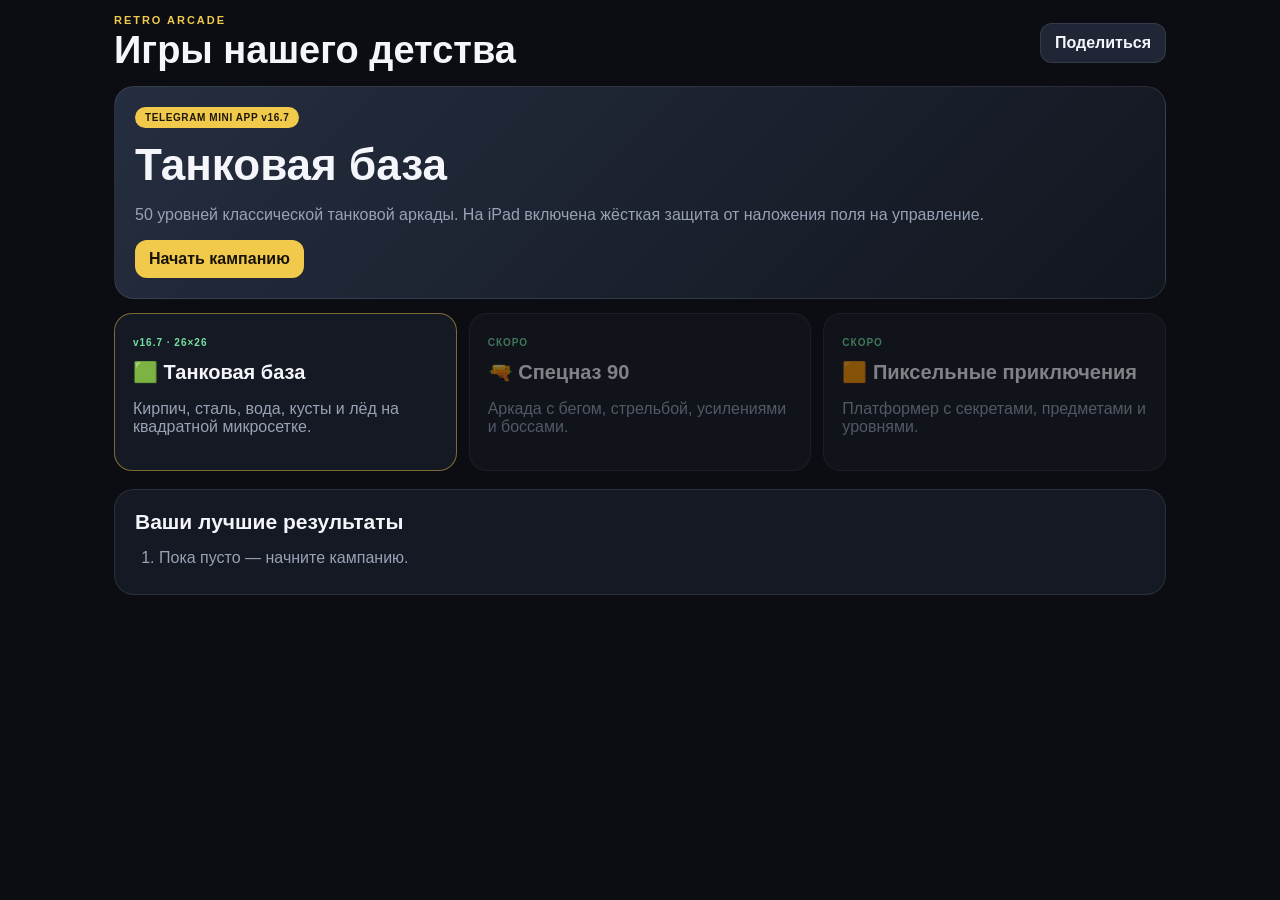
<file: index.html>
<!doctype html>
<html lang="ru">
<head>
<meta charset="utf-8">
<meta name="viewport" content="width=device-width,initial-scale=1,minimum-scale=1,maximum-scale=1,user-scalable=no,viewport-fit=cover">
<meta name="theme-color" content="#0b0d12">
<title>Игры нашего детства — Танковая база v16.7</title>
<script src="https://telegram.org/js/telegram-web-app.js?59"></script>
<link rel="stylesheet" href="styles.css?v=16.7">
<link rel="stylesheet" href="layout-fix.css?v=16.7">
<link rel="stylesheet" href="telegram-app.css?v=16.7">
</head>
<body>
<main class="app">
<header class="top"><div><div class="eyebrow">RETRO ARCADE</div><h1>Игры нашего детства</h1></div><button id="share" class="btn">Поделиться</button></header>
<section id="menu"><div class="hero"><span class="badge">TELEGRAM MINI APP v16.7</span><h2>Танковая база</h2><p>50 уровней классической танковой аркады. На iPad включена жёсткая защита от наложения поля на управление.</p><div class="heroActions"><button id="play" class="btn primary">Начать кампанию</button></div></div><div class="grid"><div class="card active"><span class="status">v16.7 · 26×26</span><h3>🟩 Танковая база</h3><p>Кирпич, сталь, вода, кусты и лёд на квадратной микросетке.</p></div><div class="card locked"><span class="status">СКОРО</span><h3>🔫 Спецназ 90</h3><p>Аркада с бегом, стрельбой, усилениями и боссами.</p></div><div class="card locked"><span class="status">СКОРО</span><h3>🟧 Пиксельные приключения</h3><p>Платформер с секретами, предметами и уровнями.</p></div></div><section class="board"><h2>Ваши лучшие результаты</h2><ol id="scores"></ol></section></section>
</main>
<section id="game" class="hidden"><div class="hud"><div><span>ОЧКИ · v16.7</span><strong id="score">0</strong></div><div><span>УРОВЕНЬ</span><strong id="level">1/50</strong></div><div><span>ФАЗА</span><strong id="wave">1/3</strong></div><div><span>ВРАГИ</span><strong id="enemies">20</strong></div><div><span>ЖИЗНИ</span><strong id="lives">3</strong></div><div class="hqHud"><span>ШТАБ</span><strong id="hq">❤❤❤</strong></div><button id="pause" class="btn pauseBtn">Пауза</button><button id="sound" class="btn soundBtn">🔊</button></div><div class="stage legacyStage" id="stageStable"></div><canvas id="c" width="600" height="600"></canvas><div id="toast" class="toast"></div><div class="controlsStable"><div class="touchpadWrap"><div id="touchpad" class="touchpad"><div id="stick" class="stick"></div></div></div><button class="fire" data-k="fire">ОГОНЬ</button></div></section>
<div id="over" class="modal hidden"><div class="dialog"><span id="resultBadge" class="badge">РАУНД</span><h2 id="resultTitle">Готово</h2><p id="resultText"></p><div class="actions"><button id="primaryAction" class="btn primary">Продолжить</button><button id="toMenu" class="btn">В меню</button></div><div id="resultMini" class="mini"></div></div></div>
<div id="pauseModal" class="modal hidden"><div class="dialog"><span class="badge">ПАУЗА</span><h2>Бой приостановлен</h2><p>Можно продолжить с того же места или вернуться в меню.</p><div class="actions"><button id="resume" class="btn primary">Продолжить</button><button id="pauseMenu" class="btn">В меню</button></div></div></div>
<script src="campaign.js?v=16.7"></script><script src="geometry-fix.js?v=16.7"></script><script src="app-core.js?v=16.7"></script><script src="runtime-fix.js?v=16.7"></script><script src="app.js?v=16.7"></script><script src="zoom-control.js?v=16.7"></script><script src="boot-fix.js?v=16.7"></script><script src="telegram-app.js?v=16.7"></script>
<!-- v16.7 rendered collision guard for iPad controls -->
</body></html>
</file>
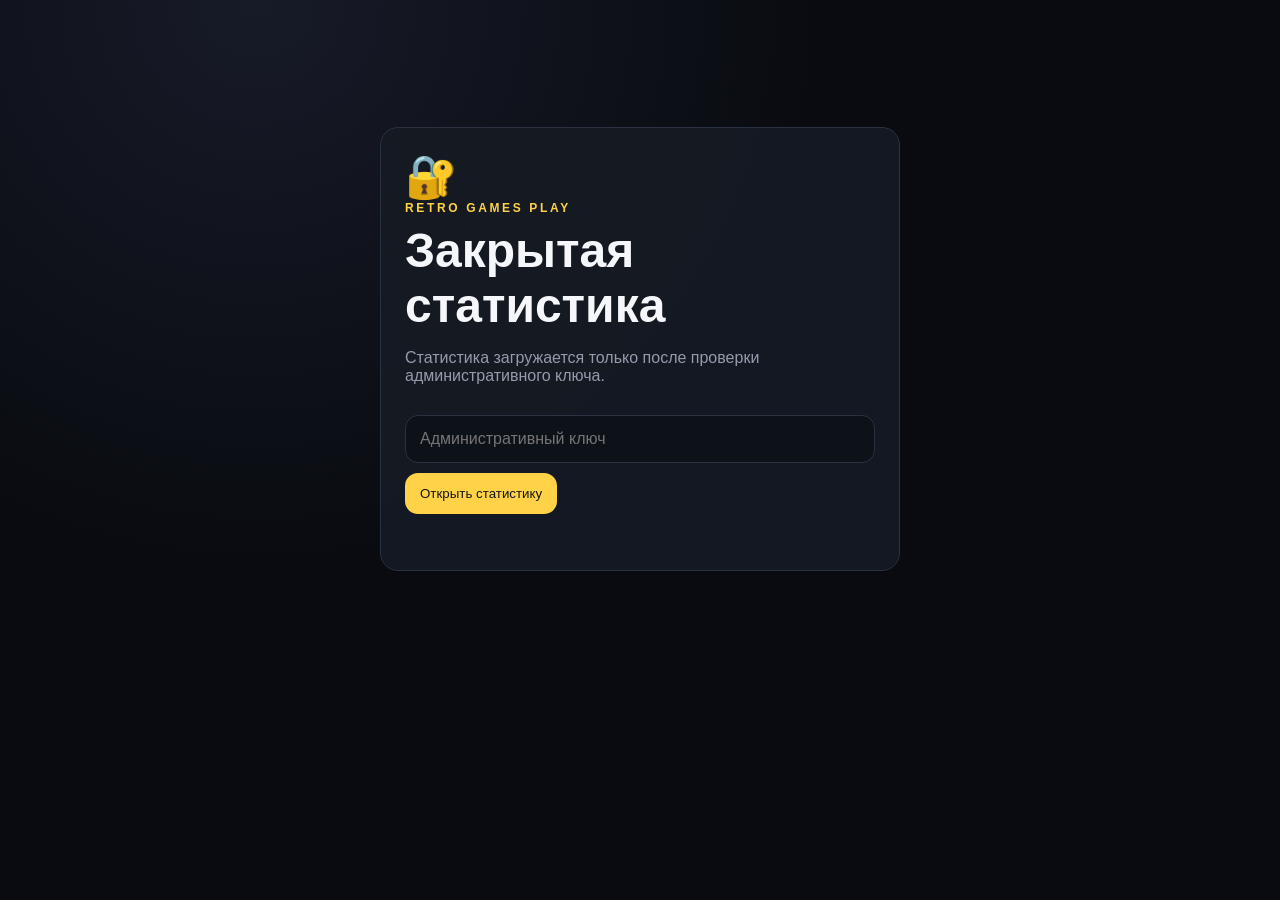
<file: rgp-admin-7d91c4.html>
<!doctype html>
<html lang="ru">
<head>
<meta charset="utf-8">
<meta name="viewport" content="width=device-width,initial-scale=1,viewport-fit=cover">
<meta name="robots" content="noindex,nofollow,noarchive,nosnippet">
<meta name="theme-color" content="#0b0d12">
<title>Retro Games Play — закрытая статистика</title>
<style>
:root{color-scheme:dark;--bg:#090b10;--panel:#151923;--line:#2a3140;--text:#f6f7fb;--muted:#939bad;--yellow:#ffd247;--green:#73e6ad;--red:#ff7777;--blue:#7ab7ff}*{box-sizing:border-box}body{margin:0;background:radial-gradient(circle at 20% 0,#171b28 0,#090b10 42%);font-family:-apple-system,BlinkMacSystemFont,"Segoe UI",sans-serif;color:var(--text);min-height:100vh}.wrap{max-width:1180px;margin:0 auto;padding:28px 18px 50px}.eyebrow{letter-spacing:.22em;font-size:12px;font-weight:900;color:var(--yellow)}h1{font-size:clamp(28px,5vw,48px);margin:8px 0}h2{margin:0 0 16px}.muted{color:var(--muted)}code{color:#cdd5e4}.login,.panel,.metric{background:rgba(21,25,35,.96);border:1px solid var(--line);border-radius:18px}.login{max-width:520px;margin:11vh auto 0;padding:24px}.lock{font-size:42px}.login input{width:100%;margin:14px 0 10px;background:#0d1118;color:var(--text);border:1px solid var(--line);border-radius:13px;padding:14px;font:inherit}.btn{border:1px solid var(--line);border-radius:13px;padding:12px 14px;background:#202737;color:var(--text);font:800 14px/1.1 inherit;cursor:pointer}.btn.primary,.filters .active{background:var(--yellow);color:#151515;border-color:transparent}.error{color:var(--red);min-height:22px;margin-top:10px}.hidden{display:none!important}.top{display:flex;justify-content:space-between;gap:16px;align-items:flex-start;margin-bottom:20px}.filters{display:flex;gap:8px;flex-wrap:wrap}.grid{display:grid;grid-template-columns:repeat(4,minmax(0,1fr));gap:12px}.metric{padding:17px}.metric span{display:block;color:var(--muted);font-size:13px;margin-bottom:8px}.metric strong{font-size:30px}.metric small{display:block;color:var(--muted);margin-top:6px}.section{margin-top:18px}.panel{padding:18px}.funnel{display:grid;grid-template-columns:repeat(3,1fr);gap:10px}.step{padding:16px;background:#10141d;border-radius:15px;border:1px solid var(--line)}.step strong{font-size:26px;display:block}.step span{color:var(--muted);font-size:13px}.quality{display:grid;grid-template-columns:repeat(6,minmax(0,1fr));gap:10px}.quality .metric strong{font-size:25px}.retention{display:grid;grid-template-columns:repeat(7,minmax(0,1fr));gap:10px}.retention .metric strong{font-size:24px}.rebalance{display:grid;grid-template-columns:repeat(6,minmax(0,1fr));gap:10px}.rebalance .metric strong{font-size:25px}.adgrid{display:grid;grid-template-columns:repeat(7,minmax(0,1fr));gap:10px}.adgrid .metric strong{font-size:24px}.subhead{margin:18px 0 10px;font-size:15px;color:var(--muted);font-weight:800}table{width:100%;border-collapse:collapse}th,td{text-align:left;padding:12px 8px;border-bottom:1px solid var(--line);font-size:14px}th{color:var(--muted);white-space:nowrap}.rate{min-width:145px}.bar{height:8px;background:#0d1118;border-radius:99px;overflow:hidden;margin-top:6px}.bar>i{display:block;height:100%;background:linear-gradient(90deg,var(--yellow),var(--green));border-radius:99px}.dangerbar>i{background:var(--red)}.pill{display:inline-flex;padding:5px 8px;border:1px solid var(--line);border-radius:999px;font-size:12px}.winpill{color:var(--green)}.bluepill{color:var(--blue)}.levelStrong{font-weight:900;color:var(--yellow)}.sourceStrong{font-weight:900;color:var(--green);white-space:nowrap}.empty{padding:18px;color:var(--muted)}@media(max-width:1100px){.quality,.rebalance,.adgrid,.retention{grid-template-columns:repeat(3,1fr)}}@media(max-width:760px){.grid{grid-template-columns:repeat(2,1fr)}.quality,.rebalance,.adgrid,.retention{grid-template-columns:repeat(2,1fr)}.funnel{grid-template-columns:1fr}.top{display:block}.filters{margin-top:15px}}@media(max-width:420px){.grid,.quality,.rebalance,.adgrid,.retention{grid-template-columns:1fr}}
</style>
</head>
<body>
<div class="wrap">
<section id="login" class="login"><div class="lock">🔐</div><div class="eyebrow">RETRO GAMES PLAY</div><h1>Закрытая статистика</h1><p class="muted">Статистика загружается только после проверки административного ключа.</p><input id="password" type="password" autocomplete="current-password" placeholder="Административный ключ"><button id="loginBtn" class="btn primary">Открыть статистику</button><div id="loginError" class="error"></div></section>
<section id="dashboard" class="hidden">
<div class="top"><div><div class="eyebrow">RETRO GAMES PLAY · ADMIN</div><h1>Статистика Mini App</h1><div id="updated" class="muted">Загрузка…</div></div><div class="filters"><button class="btn" data-range="today">Сегодня</button><button class="btn active" data-range="7d">7 дней</button><button class="btn" data-range="30d">30 дней</button><button class="btn" data-range="all">Всё время</button><button id="logout" class="btn">Выйти</button></div></div>
<div class="grid">
<div class="metric"><span>Уникальные посетители</span><strong id="uniqueVisitors">0</strong></div><div class="metric"><span>Открытия Mini App</span><strong id="opens">0</strong></div><div class="metric"><span>Уникальные игроки</span><strong id="uniquePlayers">0</strong></div><div class="metric"><span>Запуски игры</span><strong id="starts">0</strong></div>
<div class="metric"><span>Завершений уровней</span><strong id="levels">0</strong></div><div class="metric"><span>Макс. пройденный уровень</span><strong id="maxLevel">0</strong></div><div class="metric"><span>Reward досмотрено</span><strong id="rewards">0</strong></div><div class="metric"><span>Interstitial досмотрено</span><strong id="interstitials">0</strong></div>
</div>
<div class="panel section"><h2>Воронка</h2><div class="funnel"><div class="step"><strong id="fOpen">0</strong><span>уникальных посетителей</span></div><div class="step"><strong id="fPlay">0</strong><span>уникальных игроков</span></div><div class="step"><strong id="fRate">0%</strong><span>открыли и начали игру</span></div></div></div>
<div class="panel section"><h2>Источники трафика</h2><p class="muted">Атрибуция по First Touch. Для каждого Short, поста или посева используйте отдельный <code>startapp</code>: <code>yt_short_01</code>, <code>vk_clip_01</code>, <code>telegram_chat_01</code>, <code>threads_01</code>.</p><div style="overflow:auto"><table><thead><tr><th>Источник</th><th>Visitors</th><th>Players</th><th>Конверсия</th><th>Reward</th><th>Levels</th><th>Share</th><th>Interstitial</th></tr></thead><tbody id="sources"></tbody></table></div></div>
<div class="panel section"><h2>Возвраты и активность</h2><p class="muted">D1/D3/D7 — доля игроков, которые снова запускали игру ровно через 1, 3 или 7 календарных дней после первого запуска. В знаменатель попадают только пользователи, для которых соответствующий срок уже наступил.</p><div class="retention"><div class="metric"><span>Новые игроки</span><strong id="newPlayers">0</strong></div><div class="metric"><span>Вернувшиеся игроки</span><strong id="returningPlayers">0</strong></div><div class="metric"><span>Сессий на игрока</span><strong id="sessionsPerPlayer">0</strong></div><div class="metric"><span>Игровых дней на игрока</span><strong id="activeDaysPerPlayer">0</strong></div><div class="metric"><span>D1</span><strong id="d1">0%</strong><small id="d1n">0/0</small></div><div class="metric"><span>D3</span><strong id="d3">0%</strong><small id="d3n">0/0</small></div><div class="metric"><span>D7</span><strong id="d7">0%</strong><small id="d7n">0/0</small></div></div></div>
<div class="panel section"><h2>Рекламная воронка</h2><p class="muted">Новая точная телеметрия считается только после <span id="adSince">—</span>. Старые множественные тапы Reward больше не считаются отдельными намерениями.</p><div class="subhead">Reward</div><div class="adgrid"><div class="metric"><span>Нажали</span><strong id="adRewardClicks">0</strong></div><div class="metric"><span>Запрос</span><strong id="adRewardRequests">0</strong></div><div class="metric"><span>Открытие вызвано</span><strong id="adRewardOpens">0</strong></div><div class="metric"><span>Досмотрено</span><strong id="adRewardCompleted">0</strong></div><div class="metric"><span>Награда выдана</span><strong id="adRewardGranted">0</strong></div><div class="metric"><span>Ошибки</span><strong id="adRewardErrors">0</strong></div><div class="metric"><span>Click → награда</span><strong id="adRewardRate">0%</strong></div></div><div class="subhead">Interstitial</div><div class="adgrid"><div class="metric"><span>Запрос</span><strong id="adIntRequests">0</strong></div><div class="metric"><span>Открытие вызвано</span><strong id="adIntOpens">0</strong></div><div class="metric"><span>Досмотрено</span><strong id="adIntCompleted">0</strong></div><div class="metric"><span>Ошибки</span><strong id="adIntErrors">0</strong></div><div class="metric"><span>Закрытия</span><strong id="adIntCloses">0</strong></div><div class="metric"><span>Open → complete</span><strong id="adIntRate">0%</strong></div></div></div>
<div class="panel section"><h2>Эффективность</h2><div class="quality"><div class="metric"><span>Открытий на человека</span><strong id="avgOpens">0</strong></div><div class="metric"><span>Прошли 1-й уровень</span><strong id="level1Rate">0%</strong></div><div class="metric"><span>Попыток на игрока</span><strong id="attemptsPerPlayer">0</strong></div><div class="metric"><span>Reward на игрока</span><strong id="rewardPerPlayer">0</strong></div><div class="metric"><span>Interstitial на игрока</span><strong id="interstitialPerPlayer">0</strong></div><div class="metric"><span>Завершений на игрока</span><strong id="levelsPerPlayer">0</strong></div></div></div>
<div class="panel section"><h2>Текущий баланс</h2><p class="muted">Отдельная чистая когорта для <strong id="balanceVersion">—</strong>. Старые результаты предыдущей сложности сюда не попадают. Старт: <span id="rebalanceSince">—</span>.</p><div class="rebalance"><div class="metric"><span>Игроков</span><strong id="rbPlayers">0</strong></div><div class="metric"><span>Дошли до уровня 1</span><strong id="rbReached">0</strong></div><div class="metric"><span>Прошли уровень 1</span><strong id="rbCompleted">0</strong></div><div class="metric"><span>Конверсия уровня 1</span><strong id="rbRate">0%</strong></div><div class="metric"><span>Попытки уровня 1</span><strong id="rbAttempts">0</strong></div><div class="metric"><span>Поражения уровня 1</span><strong id="rbDefeats">0</strong></div></div><div style="overflow:auto;margin-top:14px"><table><thead><tr><th>Уровень</th><th>Дошли</th><th>Попытки</th><th>Победы</th><th>Прошли уникально</th><th>Конверсия</th><th>Поражения</th></tr></thead><tbody id="rbLevels"></tbody></table></div></div>
<div class="panel section"><h2>Прогресс по уровням</h2><p class="muted">«Попытки» — только реально зарегистрированные события <code>level_attempt</code>. Исторические победы/поражения до исправления аналитики могут не совпадать с количеством попыток; новые данные считаются точно.</p><div style="overflow:auto"><table><thead><tr><th>Уровень</th><th>Дошли</th><th class="rate">% от игроков</th><th>Попытки</th><th>Победы</th><th class="rate">% побед</th><th>Прошли уникально</th><th>Конверсия уровня</th><th>Поражения</th></tr></thead><tbody id="levelProgress"></tbody></table></div></div>
<div class="panel section"><h2>Где чаще проигрывают</h2><div style="overflow:auto"><table><thead><tr><th>Уровень</th><th>Поражений</th><th>Уникальных игроков</th><th class="rate">Доля всех поражений</th></tr></thead><tbody id="defeatLevels"></tbody></table></div></div>
<div class="panel section"><h2>Дополнительно</h2><div class="grid"><div class="metric"><span>Поражения</span><strong id="defeats">0</strong></div><div class="metric"><span>Нажатия Reward (история)</span><strong id="rewardClicks">0</strong></div><div class="metric"><span>Поделиться</span><strong id="shares">0</strong></div><div class="metric"><span>Всего уникальных ID</span><strong id="allUsers">0</strong></div></div></div>
<div class="panel section"><h2>По дням · Москва</h2><div style="overflow:auto"><table><thead><tr><th>Дата</th><th>Открытия</th><th>Запуски</th><th>Попытки</th><th>Завершения</th><th>Reward</th><th>Interstitial</th><th>Поражения</th></tr></thead><tbody id="daily"></tbody></table></div></div>
</section></div>
<script>
'use strict';
const API='https://kexfusnwcxqbshpwlshx.supabase.co/functions/v1/retro-admin-stats';let adminKey=sessionStorage.getItem('rgp_admin_key')||'',range='7d';const $=id=>document.getElementById(id),num=v=>Number(v||0).toLocaleString('ru-RU'),dec=v=>Number(v||0).toLocaleString('ru-RU',{maximumFractionDigits:2}),pct=v=>dec(v)+'%';
function showLogin(msg=''){$('dashboard').classList.add('hidden');$('login').classList.remove('hidden');$('loginError').textContent=msg}function showDashboard(){$('login').classList.add('hidden');$('dashboard').classList.remove('hidden')}
async function requestStats(){const r=await fetch(API,{method:'POST',headers:{'Content-Type':'application/json'},body:JSON.stringify({password:adminKey,range}),cache:'no-store'});if(r.status===401)throw new Error('unauthorized');if(!r.ok)throw new Error('Ошибка '+r.status);return r.json()}
function rateCell(value,danger=false){const n=Math.max(0,Math.min(100,Number(value||0)));return '<div>'+pct(n)+'</div><div class="bar '+(danger?'dangerbar':'')+'"><i style="width:'+n+'%"></i></div>'}
function sourceLabel(v){const names={telegram_direct:'Telegram · прямой',game_share:'Поделились игрой'};return names[v]||String(v||'telegram')}
function retentionCell(id,obj){$(id).textContent=pct(obj?.rate||0);$(id+'n').textContent=num(obj?.retained||0)+'/'+num(obj?.eligible||0)}
function render(d){const t=d.totals||{};$('uniqueVisitors').textContent=num(t.unique_visitors);$('opens').textContent=num(t.miniapp_opens);$('uniquePlayers').textContent=num(t.unique_players);$('starts').textContent=num(t.game_starts);$('levels').textContent=num(t.level_completions);$('maxLevel').textContent=num(t.max_level_completed);$('rewards').textContent=num(t.reward_completed);$('interstitials').textContent=num(t.interstitial_completed);$('defeats').textContent=num(t.defeats);$('rewardClicks').textContent=num(t.reward_clicks);$('shares').textContent=num(t.shares);$('allUsers').textContent=num(t.unique_users);$('fOpen').textContent=num(t.unique_visitors);$('fPlay').textContent=num(t.unique_players);$('fRate').textContent=(t.unique_visitors?Math.round(t.unique_players/t.unique_visitors*100):0)+'%';$('avgOpens').textContent=dec(t.average_opens_per_visitor);$('level1Rate').textContent=pct(t.level1_completion_rate);$('attemptsPerPlayer').textContent=dec(t.attempts_per_player);$('rewardPerPlayer').textContent=dec(t.reward_per_player);$('interstitialPerPlayer').textContent=dec(t.interstitial_per_player);$('levelsPerPlayer').textContent=dec(t.levels_per_player);$('updated').textContent='Обновлено: '+new Date(d.generated_at).toLocaleString('ru-RU')+' · '+(d.timezone||'');const r=d.retention||{};$('newPlayers').textContent=num(r.new_players);$('returningPlayers').textContent=num(r.returning_players);$('sessionsPerPlayer').textContent=dec(r.sessions_per_player);$('activeDaysPerPlayer').textContent=dec(r.active_days_per_player);retentionCell('d1',r.d1);retentionCell('d3',r.d3);retentionCell('d7',r.d7);const af=d.ad_funnels||{},rw=af.reward||{},it=af.interstitial||{};$('adSince').textContent=af.instrumented_from?new Date(af.instrumented_from).toLocaleString('ru-RU'):'—';$('adRewardClicks').textContent=num(rw.clicks);$('adRewardRequests').textContent=num(rw.requests);$('adRewardOpens').textContent=num(rw.opens);$('adRewardCompleted').textContent=num(rw.completed);$('adRewardGranted').textContent=num(rw.granted);$('adRewardErrors').textContent=num(rw.errors);$('adRewardRate').textContent=pct(rw.click_to_grant_rate);$('adIntRequests').textContent=num(it.requests);$('adIntOpens').textContent=num(it.opens);$('adIntCompleted').textContent=num(it.completed);$('adIntErrors').textContent=num(it.errors);$('adIntCloses').textContent=num(it.closes);$('adIntRate').textContent=pct(it.open_to_complete_rate);const rb=d.rebalance||{};$('balanceVersion').textContent=rb.version||'—';$('rebalanceSince').textContent=rb.started_at?new Date(rb.started_at).toLocaleString('ru-RU'):'—';$('rbPlayers').textContent=num(rb.unique_players);$('rbReached').textContent=num(rb.level1_reached_unique);$('rbCompleted').textContent=num(rb.level1_completed_unique);$('rbRate').textContent=pct(rb.level1_completion_rate);$('rbAttempts').textContent=num(rb.level1_attempts);$('rbDefeats').textContent=num(rb.level1_defeats);$('rbLevels').innerHTML=(rb.level_progress||[]).map(x=>'<tr><td class="levelStrong">'+x.level+'</td><td>'+num(x.reached_unique)+'</td><td>'+num(x.attempts)+'</td><td>'+num(x.wins)+'</td><td>'+num(x.completed_unique)+'</td><td><span class="pill winpill">'+pct(x.conversion_from_reached)+'</span></td><td>'+num(x.defeats)+'</td></tr>').join('')||'<tr><td colspan="7" class="empty">Ждём первые игровые события на новом балансе.</td></tr>';$('sources').innerHTML=(d.source_stats||[]).map(x=>'<tr><td class="sourceStrong">'+sourceLabel(x.source)+'</td><td>'+num(x.visitors)+'</td><td>'+num(x.players)+'</td><td><span class="pill winpill">'+pct(x.player_rate)+'</span></td><td>'+num(x.rewards)+'</td><td>'+num(x.levels)+'</td><td>'+num(x.shares)+'</td><td>'+num(x.interstitials)+'</td></tr>').join('')||'<tr><td colspan="8" class="empty">Новые источники появятся после переходов по ссылкам с startapp.</td></tr>';$('levelProgress').innerHTML=(d.level_progress||[]).map(x=>'<tr><td class="levelStrong">'+x.level+'</td><td>'+num(x.reached_unique)+'</td><td>'+rateCell(x.reach_rate)+'</td><td><strong>'+num(x.attempts)+'</strong></td><td>'+num(x.wins)+'</td><td>'+rateCell(x.win_rate)+'</td><td>'+num(x.completed_unique)+'</td><td><span class="pill winpill">'+pct(x.conversion_from_reached)+'</span></td><td>'+num(x.defeats)+'</td></tr>').join('')||'<tr><td colspan="9" class="empty">Данных по уровням пока нет</td></tr>';$('defeatLevels').innerHTML=(d.defeat_by_level||[]).map(x=>'<tr><td class="levelStrong">'+x.level+'</td><td>'+num(x.defeats)+'</td><td>'+num(x.unique_players)+'</td><td>'+rateCell(x.share_of_defeats,true)+'</td></tr>').join('')||'<tr><td colspan="4" class="empty">Поражений пока нет</td></tr>';$('daily').innerHTML=(d.daily||[]).map(x=>'<tr><td>'+x.date+'</td><td>'+num(x.opens)+'</td><td>'+num(x.starts)+'</td><td>'+num(x.attempts)+'</td><td>'+num(x.levels)+'</td><td>'+num(x.rewards)+'</td><td>'+num(x.interstitials)+'</td><td>'+num(x.defeats)+'</td></tr>').join('')||'<tr><td colspan="8" class="empty">Данных пока нет</td></tr>'}
async function load(){$('updated').textContent='Загрузка…';try{const d=await requestStats();showDashboard();render(d)}catch(e){if(String(e.message)==='unauthorized'){sessionStorage.removeItem('rgp_admin_key');adminKey='';showLogin('Неверный административный ключ.')}else{$('updated').textContent='Не удалось загрузить статистику'}}}
$('loginBtn').onclick=()=>{adminKey=$('password').value.trim();if(!adminKey){$('loginError').textContent='Введите административный ключ.';return}sessionStorage.setItem('rgp_admin_key',adminKey);load()};$('password').addEventListener('keydown',e=>{if(e.key==='Enter')$('loginBtn').click()});$('logout').onclick=()=>{sessionStorage.removeItem('rgp_admin_key');adminKey='';$('password').value='';showLogin()};document.querySelectorAll('[data-range]').forEach(b=>b.onclick=()=>{range=b.dataset.range;document.querySelectorAll('[data-range]').forEach(x=>x.classList.toggle('active',x===b));load()});if(adminKey)load();else showLogin();
</script></body></html>
</file>
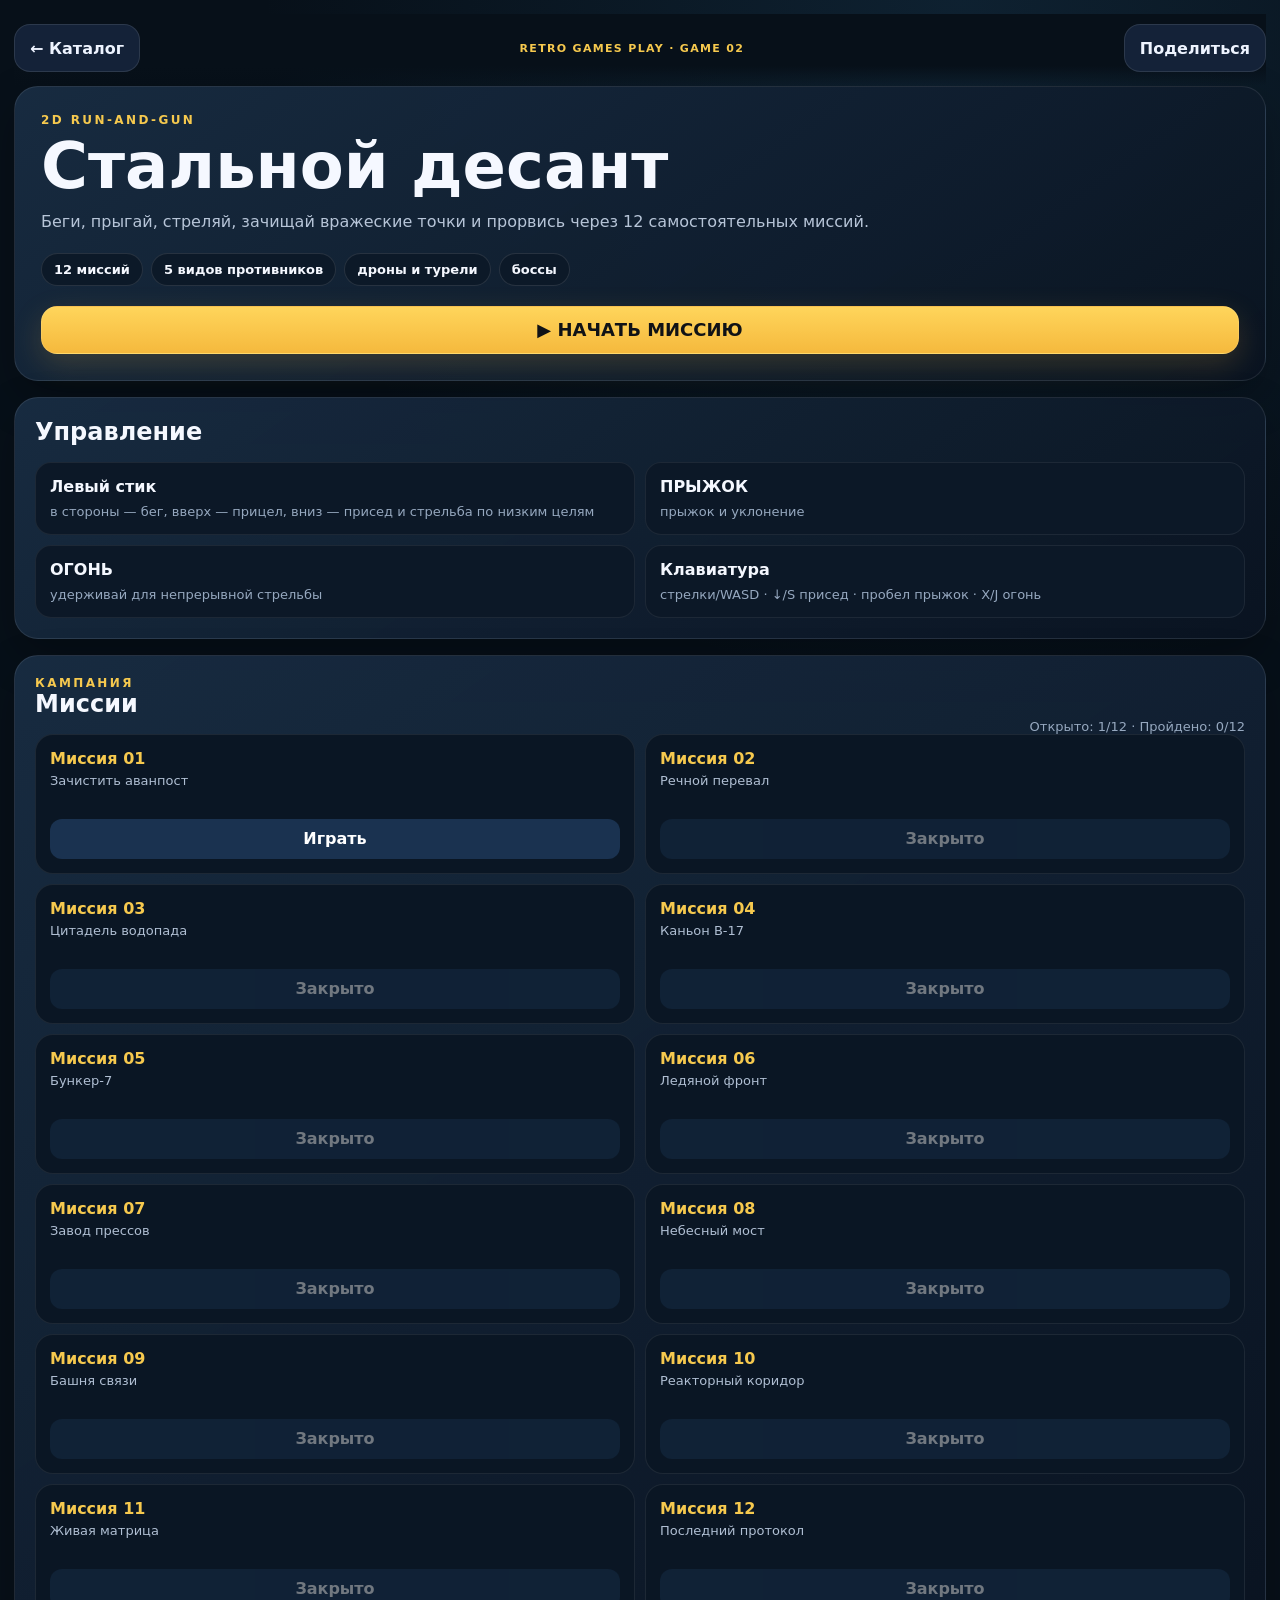
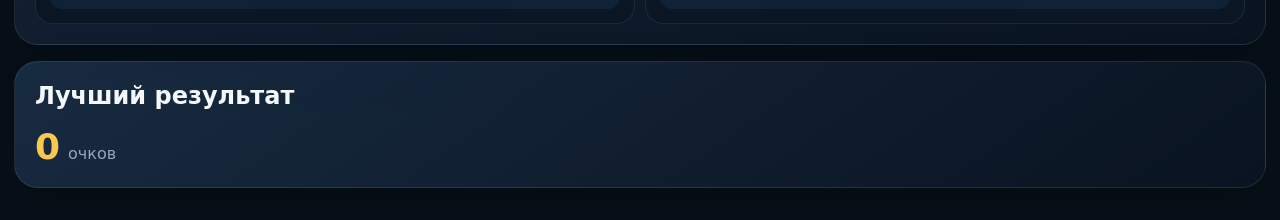
<file: steel-assault.html>
<!doctype html>
<html lang="ru">
<head>
<meta charset="utf-8">
<meta name="viewport" content="width=device-width,initial-scale=1,minimum-scale=1,maximum-scale=1,user-scalable=no,viewport-fit=cover">
<meta name="theme-color" content="#071019">
<meta http-equiv="Cache-Control" content="no-cache, no-store, must-revalidate">
<meta http-equiv="Pragma" content="no-cache">
<meta http-equiv="Expires" content="0">
<title>Retro Games Play — Стальной десант</title>
<script src="https://telegram.org/js/telegram-web-app.js?59"></script>
<link rel="stylesheet" href="steel-assault-v9.css?v=9.0.0">
</head>
<body>
<main id="menu" class="shell">
  <header class="topbar">
    <button id="backCatalog" class="ghost" type="button">← Каталог</button>
    <div class="brand">RETRO GAMES PLAY · GAME 02</div>
    <button id="share" class="ghost" type="button">Поделиться</button>
  </header>

  <section class="hero">
    <div class="eyebrow">2D RUN-AND-GUN</div>
    <h1>Стальной десант</h1>
    <p>Беги, прыгай, стреляй, зачищай вражеские точки и прорвись через 12 самостоятельных миссий.</p>
    <div class="chips"><span>12 миссий</span><span>5 видов противников</span><span>дроны и турели</span><span>боссы</span></div>
    <div class="heroActions"><button id="play" class="primary" type="button">▶ НАЧАТЬ МИССИЮ</button></div>
  </section>

  <section class="howto panel">
    <h2>Управление</h2>
    <div class="howgrid">
      <div><b>Левый стик</b><span>в стороны — бег, вверх — прицел, вниз — присед и стрельба по низким целям</span></div>
      <div><b>ПРЫЖОК</b><span>прыжок и уклонение</span></div>
      <div><b>ОГОНЬ</b><span>удерживай для непрерывной стрельбы</span></div>
      <div><b>Клавиатура</b><span>стрелки/WASD · ↓/S присед · пробел прыжок · X/J огонь</span></div>
    </div>
  </section>

  <section class="panel">
    <div class="sectionTitle"><div><div class="eyebrow">КАМПАНИЯ</div><h2>Миссии</h2></div><div id="progressText" class="muted"></div></div>
    <div id="levelGrid" class="levelGrid"></div>
  </section>

  <section class="panel scorePanel"><h2>Лучший результат</h2><strong id="bestScore">0</strong><span>очков</span></section>
</main>

<section id="game" class="game hidden">
  <div class="hud">
    <button id="gameBack" class="hudBtn" type="button">←</button>
    <div><span>ОЧКИ</span><strong id="score">0</strong></div>
    <div><span>МИССИЯ</span><strong id="level">1/12</strong></div>
    <div><span>ЖИЗНИ</span><strong id="lives">4</strong></div>
    <div><span>ОРУЖИЕ</span><strong id="weapon">PULSE</strong></div>
    <div id="bossHud" class="bossHud hidden"><span>БОСС</span><div><i id="bossHp"></i></div></div>
    <button id="pause" class="hudBtn" type="button">Ⅱ</button>
  </div>
  <div class="canvasWrap">
    <canvas id="gameCanvas" width="900" height="900"></canvas>
    <div id="toast" class="toast"></div>
  </div>
  <div class="controls">
    <div id="pad" class="pad" aria-label="Стик"><div id="stick" class="stick"></div><span class="pUp">▲</span><span class="pDown">▼</span><span class="pLeft">◀</span><span class="pRight">▶</span></div>
    <div class="actionButtons"><button id="jump" class="jumpBtn" type="button">ПРЫЖОК</button><button id="fire" class="fireBtn" type="button">ОГОНЬ</button></div>
  </div>
</section>

<div id="modal" class="modal hidden"><div class="dialog"><div id="modalBadge" class="eyebrow">МИССИЯ</div><h2 id="modalTitle">Готово</h2><p id="modalText"></p><div class="modalActions"><button id="modalPrimary" class="primary" type="button">Продолжить</button><button id="modalMenu" class="ghost" type="button">В меню</button></div></div></div>
<div id="pauseModal" class="modal hidden"><div class="dialog"><div class="eyebrow">ПАУЗА</div><h2>Бой приостановлен</h2><p>Продолжи с того же места или вернись к списку миссий.</p><div class="modalActions"><button id="resume" class="primary" type="button">Продолжить</button><button id="pauseMenu" class="ghost" type="button">В меню</button></div></div></div>

<script>document.documentElement.dataset.steelBuild='9.11.0';</script>
<script src="steel-actor-hero-v6.js?v=8.2.0"></script>
<script src="steel-enemy-figures-v1.js?v=1.0.0"></script>
<script src="steel-assault-analytics.js?v=9.0.0"></script>
<script src="steel-assault-v9.js?v=9.11.0"></script>
</body>
</html>
</file>
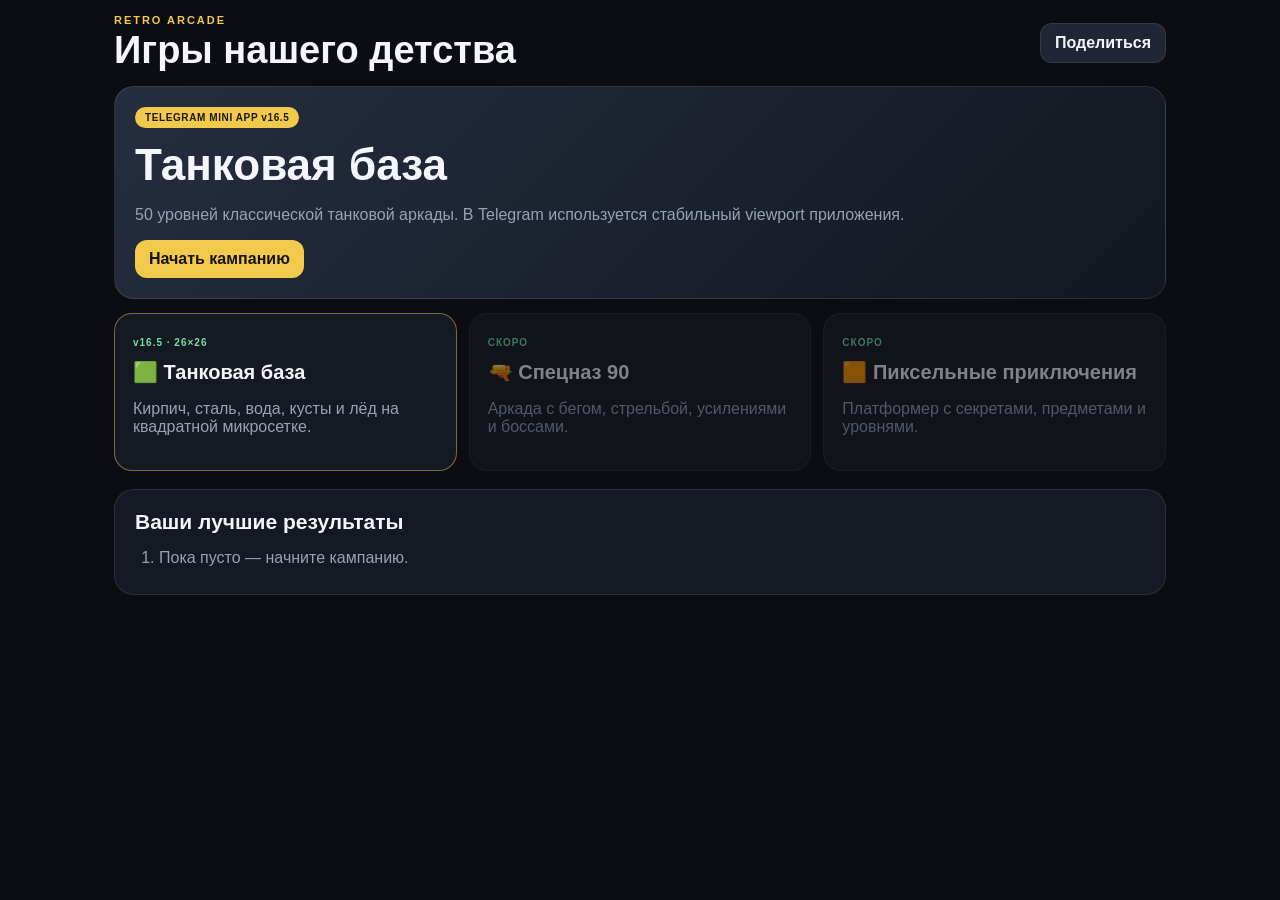
<file: v16-5.html>
<!doctype html>
<html lang="ru">
<head>
<meta charset="utf-8">
<meta http-equiv="Cache-Control" content="no-cache, no-store, must-revalidate">
<meta http-equiv="Pragma" content="no-cache">
<meta http-equiv="Expires" content="0">
<meta name="viewport" content="width=device-width,initial-scale=1,minimum-scale=1,maximum-scale=1,user-scalable=no,viewport-fit=cover">
<meta name="theme-color" content="#0b0d12">
<title>Игры нашего детства — Танковая база v16.5</title>
<script src="https://telegram.org/js/telegram-web-app.js?59"></script>
<link rel="stylesheet" href="styles.css?v=16.5.1">
<link rel="stylesheet" href="layout-fix.css?v=16.5.1">
<link rel="stylesheet" href="telegram-app.css?v=16.5.1">
</head>
<body>
<main class="app">
<header class="top"><div><div class="eyebrow">RETRO ARCADE</div><h1>Игры нашего детства</h1></div><button id="share" class="btn">Поделиться</button></header>
<section id="menu"><div class="hero"><span class="badge">TELEGRAM MINI APP v16.5</span><h2>Танковая база</h2><p>50 уровней классической танковой аркады. В Telegram используется стабильный viewport приложения.</p><div class="heroActions"><button id="play" class="btn primary">Начать кампанию</button></div></div><div class="grid"><div class="card active"><span class="status">v16.5 · 26×26</span><h3>🟩 Танковая база</h3><p>Кирпич, сталь, вода, кусты и лёд на квадратной микросетке.</p></div><div class="card locked"><span class="status">СКОРО</span><h3>🔫 Спецназ 90</h3><p>Аркада с бегом, стрельбой, усилениями и боссами.</p></div><div class="card locked"><span class="status">СКОРО</span><h3>🟧 Пиксельные приключения</h3><p>Платформер с секретами, предметами и уровнями.</p></div></div><section class="board"><h2>Ваши лучшие результаты</h2><ol id="scores"></ol></section></section>
</main>
<section id="game" class="hidden"><div class="hud"><div><span>ОЧКИ · v16.5</span><strong id="score">0</strong></div><div><span>УРОВЕНЬ</span><strong id="level">1/50</strong></div><div><span>ФАЗА</span><strong id="wave">1/3</strong></div><div><span>ВРАГИ</span><strong id="enemies">20</strong></div><div><span>ЖИЗНИ</span><strong id="lives">3</strong></div><div class="hqHud"><span>ШТАБ</span><strong id="hq">❤❤❤</strong></div><button id="pause" class="btn pauseBtn">Пауза</button><button id="sound" class="btn soundBtn">🔊</button></div><div class="stage legacyStage" id="stageStable"></div><canvas id="c" width="600" height="600"></canvas><div id="toast" class="toast"></div><div class="controlsStable"><div class="touchpadWrap"><div id="touchpad" class="touchpad"><div id="stick" class="stick"></div></div></div><button class="fire" data-k="fire">ОГОНЬ</button></div></section>
<div id="over" class="modal hidden"><div class="dialog"><span id="resultBadge" class="badge">РАУНД</span><h2 id="resultTitle">Готово</h2><p id="resultText"></p><div class="actions"><button id="primaryAction" class="btn primary">Продолжить</button><button id="toMenu" class="btn">В меню</button></div><div id="resultMini" class="mini"></div></div></div>
<div id="pauseModal" class="modal hidden"><div class="dialog"><span class="badge">ПАУЗА</span><h2>Бой приостановлен</h2><p>Можно продолжить с того же места или вернуться в меню.</p><div class="actions"><button id="resume" class="btn primary">Продолжить</button><button id="pauseMenu" class="btn">В меню</button></div></div></div>
<script src="campaign.js?v=16.5.1"></script><script src="geometry-fix.js?v=16.5.1"></script><script src="app-core.js?v=16.5.1"></script><script src="runtime-fix.js?v=16.5.1"></script><script src="app.js?v=16.5.1"></script><script src="zoom-control.js?v=16.5.1"></script><script src="boot-fix.js?v=16.5.1"></script><script src="telegram-app.js?v=16.5.1"></script>
<!-- unique v16.5 entrypoint to bypass Telegram cached index.html -->
</body></html>
</file>
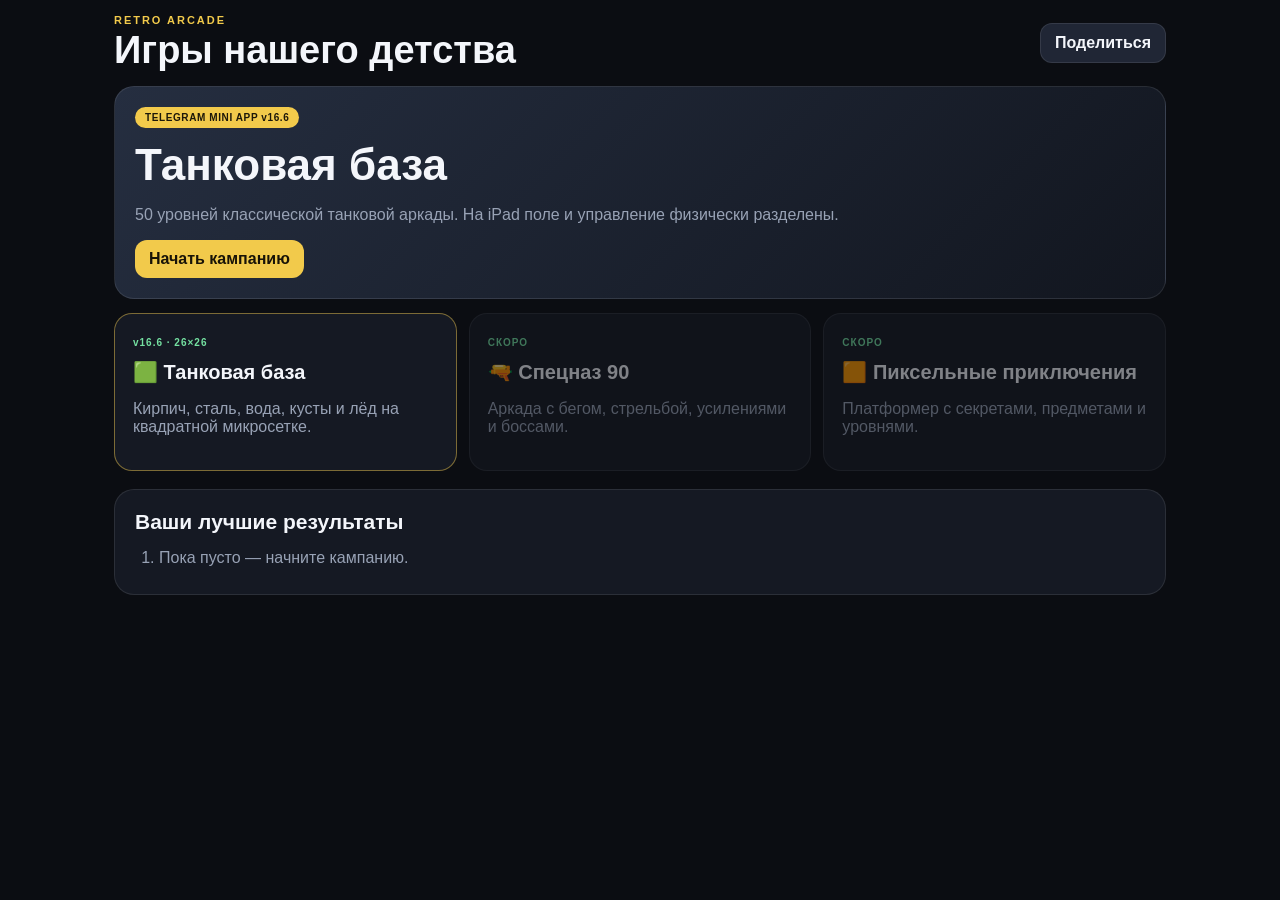
<file: v16-6.html>
<!doctype html>
<html lang="ru">
<head>
<meta charset="utf-8">
<meta name="viewport" content="width=device-width,initial-scale=1,minimum-scale=1,maximum-scale=1,user-scalable=no,viewport-fit=cover">
<meta name="theme-color" content="#0b0d12">
<title>Игры нашего детства — Танковая база v16.6</title>
<script src="https://telegram.org/js/telegram-web-app.js?59"></script>
<link rel="stylesheet" href="styles.css?v=16.6.1">
<link rel="stylesheet" href="layout-fix.css?v=16.6.1">
<link rel="stylesheet" href="telegram-app.css?v=16.6.1">
</head>
<body>
<main class="app"><header class="top"><div><div class="eyebrow">RETRO ARCADE</div><h1>Игры нашего детства</h1></div><button id="share" class="btn">Поделиться</button></header><section id="menu"><div class="hero"><span class="badge">TELEGRAM MINI APP v16.6</span><h2>Танковая база</h2><p>50 уровней классической танковой аркады. На iPad поле и управление физически разделены.</p><div class="heroActions"><button id="play" class="btn primary">Начать кампанию</button></div></div><div class="grid"><div class="card active"><span class="status">v16.6 · 26×26</span><h3>🟩 Танковая база</h3><p>Кирпич, сталь, вода, кусты и лёд на квадратной микросетке.</p></div><div class="card locked"><span class="status">СКОРО</span><h3>🔫 Спецназ 90</h3><p>Аркада с бегом, стрельбой, усилениями и боссами.</p></div><div class="card locked"><span class="status">СКОРО</span><h3>🟧 Пиксельные приключения</h3><p>Платформер с секретами, предметами и уровнями.</p></div></div><section class="board"><h2>Ваши лучшие результаты</h2><ol id="scores"></ol></section></section></main>
<section id="game" class="hidden"><div class="hud"><div><span>ОЧКИ · v16.6</span><strong id="score">0</strong></div><div><span>УРОВЕНЬ</span><strong id="level">1/50</strong></div><div><span>ФАЗА</span><strong id="wave">1/3</strong></div><div><span>ВРАГИ</span><strong id="enemies">20</strong></div><div><span>ЖИЗНИ</span><strong id="lives">3</strong></div><div class="hqHud"><span>ШТАБ</span><strong id="hq">❤❤❤</strong></div><button id="pause" class="btn pauseBtn">Пауза</button><button id="sound" class="btn soundBtn">🔊</button></div><div class="stage legacyStage" id="stageStable"></div><canvas id="c" width="600" height="600"></canvas><div id="toast" class="toast"></div><div class="controlsStable"><div class="touchpadWrap"><div id="touchpad" class="touchpad"><div id="stick" class="stick"></div></div></div><button class="fire" data-k="fire">ОГОНЬ</button></div></section>
<div id="over" class="modal hidden"><div class="dialog"><span id="resultBadge" class="badge">РАУНД</span><h2 id="resultTitle">Готово</h2><p id="resultText"></p><div class="actions"><button id="primaryAction" class="btn primary">Продолжить</button><button id="toMenu" class="btn">В меню</button></div><div id="resultMini" class="mini"></div></div></div>
<div id="pauseModal" class="modal hidden"><div class="dialog"><span class="badge">ПАУЗА</span><h2>Бой приостановлен</h2><p>Можно продолжить с того же места или вернуться в меню.</p><div class="actions"><button id="resume" class="btn primary">Продолжить</button><button id="pauseMenu" class="btn">В меню</button></div></div></div>
<script src="campaign.js?v=16.6.1"></script><script src="geometry-fix.js?v=16.6.1"></script><script src="app-core.js?v=16.6.1"></script><script src="runtime-fix.js?v=16.6.1"></script><script src="app.js?v=16.6.1"></script><script src="zoom-control.js?v=16.6.1"></script><script src="boot-fix.js?v=16.6.1"></script><script src="telegram-app.js?v=16.6.1"></script>
</body></html>
</file>
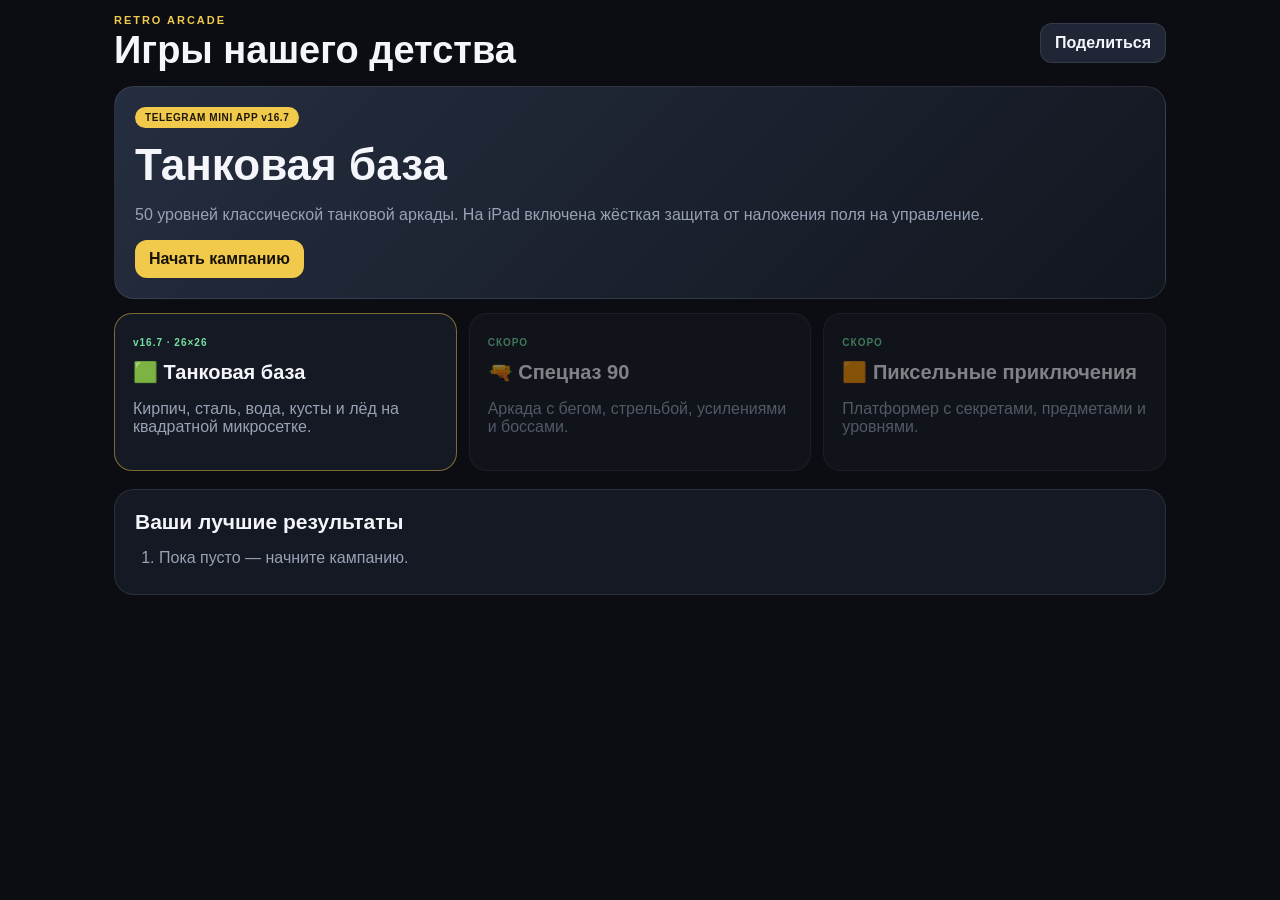
<file: v16-7.html>
<!doctype html>
<html lang="ru">
<head>
<meta charset="utf-8">
<meta name="viewport" content="width=device-width,initial-scale=1,minimum-scale=1,maximum-scale=1,user-scalable=no,viewport-fit=cover">
<meta name="theme-color" content="#0b0d12">
<title>Игры нашего детства — Танковая база v16.7</title>
<script src="https://telegram.org/js/telegram-web-app.js?59"></script>
<link rel="stylesheet" href="styles.css?v=16.7.1">
<link rel="stylesheet" href="layout-fix.css?v=16.7.1">
<link rel="stylesheet" href="telegram-app.css?v=16.7.1">
</head>
<body>
<main class="app"><header class="top"><div><div class="eyebrow">RETRO ARCADE</div><h1>Игры нашего детства</h1></div><button id="share" class="btn">Поделиться</button></header><section id="menu"><div class="hero"><span class="badge">TELEGRAM MINI APP v16.7</span><h2>Танковая база</h2><p>50 уровней классической танковой аркады. На iPad включена жёсткая защита от наложения поля на управление.</p><div class="heroActions"><button id="play" class="btn primary">Начать кампанию</button></div></div><div class="grid"><div class="card active"><span class="status">v16.7 · 26×26</span><h3>🟩 Танковая база</h3><p>Кирпич, сталь, вода, кусты и лёд на квадратной микросетке.</p></div><div class="card locked"><span class="status">СКОРО</span><h3>🔫 Спецназ 90</h3><p>Аркада с бегом, стрельбой, усилениями и боссами.</p></div><div class="card locked"><span class="status">СКОРО</span><h3>🟧 Пиксельные приключения</h3><p>Платформер с секретами, предметами и уровнями.</p></div></div><section class="board"><h2>Ваши лучшие результаты</h2><ol id="scores"></ol></section></section></main>
<section id="game" class="hidden"><div class="hud"><div><span>ОЧКИ · v16.7</span><strong id="score">0</strong></div><div><span>УРОВЕНЬ</span><strong id="level">1/50</strong></div><div><span>ФАЗА</span><strong id="wave">1/3</strong></div><div><span>ВРАГИ</span><strong id="enemies">20</strong></div><div><span>ЖИЗНИ</span><strong id="lives">3</strong></div><div class="hqHud"><span>ШТАБ</span><strong id="hq">❤❤❤</strong></div><button id="pause" class="btn pauseBtn">Пауза</button><button id="sound" class="btn soundBtn">🔊</button></div><div class="stage legacyStage" id="stageStable"></div><canvas id="c" width="600" height="600"></canvas><div id="toast" class="toast"></div><div class="controlsStable"><div class="touchpadWrap"><div id="touchpad" class="touchpad"><div id="stick" class="stick"></div></div></div><button class="fire" data-k="fire">ОГОНЬ</button></div></section>
<div id="over" class="modal hidden"><div class="dialog"><span id="resultBadge" class="badge">РАУНД</span><h2 id="resultTitle">Готово</h2><p id="resultText"></p><div class="actions"><button id="primaryAction" class="btn primary">Продолжить</button><button id="toMenu" class="btn">В меню</button></div><div id="resultMini" class="mini"></div></div></div><div id="pauseModal" class="modal hidden"><div class="dialog"><span class="badge">ПАУЗА</span><h2>Бой приостановлен</h2><p>Можно продолжить с того же места или вернуться в меню.</p><div class="actions"><button id="resume" class="btn primary">Продолжить</button><button id="pauseMenu" class="btn">В меню</button></div></div></div>
<script src="campaign.js?v=16.7.1"></script><script src="geometry-fix.js?v=16.7.1"></script><script src="app-core.js?v=16.7.1"></script><script src="runtime-fix.js?v=16.7.1"></script><script src="app.js?v=16.7.1"></script><script src="zoom-control.js?v=16.7.1"></script><script src="boot-fix.js?v=16.7.1"></script><script src="telegram-app.js?v=16.7.1"></script>
</body></html>
</file>
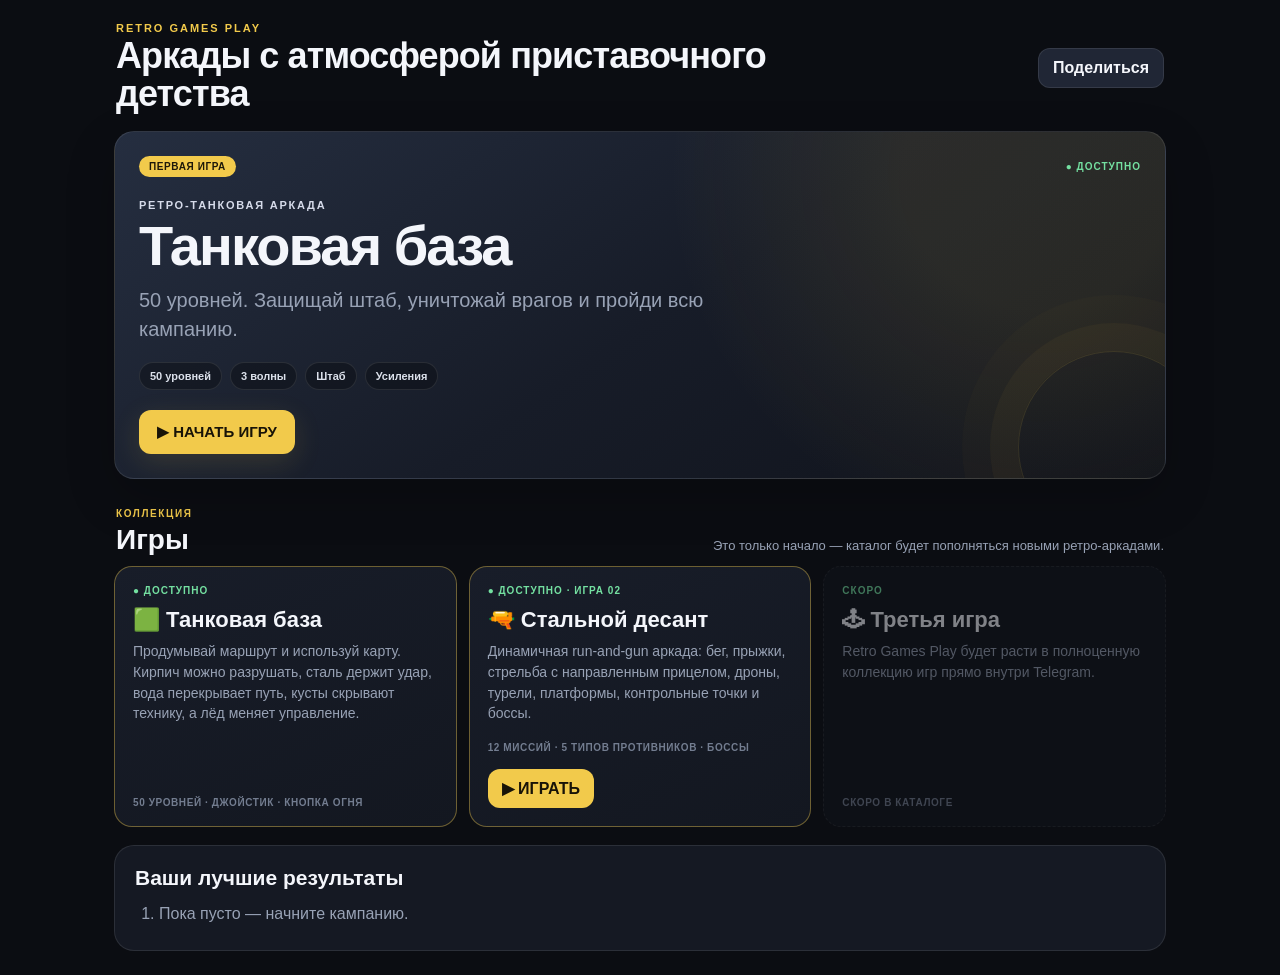
<file: v16-8.html>
<!doctype html>
<html lang="ru">
<head>
<meta charset="utf-8">
<meta name="viewport" content="width=device-width,initial-scale=1,minimum-scale=1,maximum-scale=1,user-scalable=no,viewport-fit=cover">
<meta name="theme-color" content="#0b0d12">
<meta http-equiv="Cache-Control" content="no-cache, no-store, must-revalidate">
<meta http-equiv="Pragma" content="no-cache">
<meta http-equiv="Expires" content="0">
<title>Retro Games Play — Танковая база</title>
<script src="https://telegram.org/js/telegram-web-app.js?59"></script>
<script src="https://sad.adsgram.ai/js/sad.min.js"></script>
<link rel="stylesheet" href="styles.css?v=16.8.3"><link rel="stylesheet" href="layout-fix.css?v=16.8.1"><link rel="stylesheet" href="telegram-app.css?v=16.8.3">
<style>#steelOverlay{position:fixed;inset:0;z-index:9999;background:#050a10;overflow:hidden}#steelOverlay.hidden{display:none!important}#steelFrame{display:block;width:100%;height:100%;border:0;background:#050a10}</style>
</head>
<body>
<main class="app"><header class="top catalogTop"><div><div class="eyebrow">RETRO GAMES PLAY</div><h1>Аркады с атмосферой приставочного детства</h1></div><button id="share" class="btn">Поделиться</button></header><section id="menu"><div class="hero gameHero"><div class="heroTopline"><span class="badge">ПЕРВАЯ ИГРА</span><span class="availability">● ДОСТУПНО</span></div><div class="gameGenre">РЕТРО-ТАНКОВАЯ АРКАДА</div><h2>Танковая база</h2><p class="heroLead">50 уровней. Защищай штаб, уничтожай врагов и пройди всю кампанию.</p><div class="featureChips" aria-label="Особенности игры"><span>50 уровней</span><span>3 волны</span><span>Штаб</span><span>Усиления</span></div><div class="heroActions"><button id="play" class="btn primary">▶ НАЧАТЬ ИГРУ</button></div></div><div class="catalogHeading"><div><span class="catalogLabel">КОЛЛЕКЦИЯ</span><h2>Игры</h2></div><p>Это только начало — каталог будет пополняться новыми ретро-аркадами.</p></div><div class="grid gameCatalog"><div class="card active gameCard"><span class="status">● ДОСТУПНО</span><h3>🟩 Танковая база</h3><p>Продумывай маршрут и используй карту. Кирпич можно разрушать, сталь держит удар, вода перекрывает путь, кусты скрывают технику, а лёд меняет управление.</p><div class="cardMeta">50 уровней · джойстик · кнопка огня</div></div><div class="card active gameCard" id="steelAssaultCard"><span class="status">● ДОСТУПНО · ИГРА 02</span><h3>🔫 Стальной десант</h3><p>Динамичная run-and-gun аркада: бег, прыжки, стрельба с направленным прицелом, дроны, турели, платформы, контрольные точки и боссы.</p><div class="cardMeta">12 миссий · 5 типов противников · боссы</div><div style="margin-top:16px"><button id="playSteelAssault" class="btn primary">▶ ИГРАТЬ</button></div></div><div class="card locked gameCard comingSoon"><span class="status">СКОРО</span><h3>🕹 Третья игра</h3><p>Retro Games Play будет расти в полноценную коллекцию игр прямо внутри Telegram.</p><div class="cardMeta">Скоро в каталоге</div></div></div><section class="board"><h2>Ваши лучшие результаты</h2><ol id="scores"></ol></section></section></main>
<section id="game" class="hidden"><div class="hud"><div><span>ОЧКИ</span><strong id="score">0</strong></div><div><span>УРОВЕНЬ</span><strong id="level">1/50</strong></div><div><span>ФАЗА</span><strong id="wave">1/3</strong></div><div><span>ВРАГИ</span><strong id="enemies">20</strong></div><div><span>ЖИЗНИ</span><strong id="lives">3</strong></div><div class="hqHud"><span>ШТАБ</span><strong id="hq">❤❤❤</strong></div><button id="pause" class="btn pauseBtn">Пауза</button><button id="sound" class="btn soundBtn">🔊</button></div><div class="stage legacyStage" id="stageStable"></div><canvas id="c" width="600" height="600"></canvas><div id="toast" class="toast"></div><div class="controlsStable"><div class="touchpadWrap"><div id="touchpad" class="touchpad"><div id="stick" class="stick"></div></div></div><button class="fire" data-k="fire">ОГОНЬ</button></div></section>
<div id="over" class="modal hidden"><div class="dialog"><span id="resultBadge" class="badge">РАУНД</span><h2 id="resultTitle">Готово</h2><p id="resultText"></p><div class="actions"><button id="primaryAction" class="btn primary">Продолжить</button><button id="toMenu" class="btn">В меню</button></div><div id="resultMini" class="mini"></div></div></div><div id="pauseModal" class="modal hidden"><div class="dialog"><span class="badge">ПАУЗА</span><h2>Бой приостановлен</h2><p>Можно продолжить с того же места или вернуться в меню.</p><div class="actions"><button id="resume" class="btn primary">Продолжить</button><button id="pauseMenu" class="btn">В меню</button></div></div></div>
<div id="steelOverlay" class="hidden" aria-hidden="true"><iframe id="steelFrame" title="Стальной десант" allow="autoplay; fullscreen"></iframe></div>
<script src="campaign.js?v=16.8.1"></script><script src="difficulty-rebalance.js?v=1.1.0"></script><script src="geometry-fix.js?v=16.8.1"></script><script src="app-core.js?v=16.8.8"></script><script src="runtime-fix.js?v=16.8.1"></script><script src="app.js?v=16.8.1"></script><script src="zoom-control.js?v=16.8.1"></script><script src="boot-fix.js?v=16.8.7"></script><script src="telegram-app.js?v=16.8.9"></script><script src="analytics.js?v=1.2.0"></script><script src="adsgram-interstitial.js?v=16.8.7"></script><script src="adsgram-reward.js?v=16.8.4"></script>
<script>(function(){const qs=new URLSearchParams(location.search);let p=qs.get('startapp')||qs.get('start_param')||qs.get('tgWebAppStartParam')||'';try{p=window.Telegram?.WebApp?.initDataUnsafe?.start_param||p}catch{}const overlay=document.getElementById('steelOverlay'),frame=document.getElementById('steelFrame');function openSteel(){if(!overlay||!frame)return;const src=new URL('steel-assault.html',location.href);src.searchParams.set('embedded','1');src.searchParams.set('v','9.11.0');src.searchParams.set('_cb',String(Date.now()));if(p)src.searchParams.set('startapp',p);frame.src=src.pathname+src.search;overlay.classList.remove('hidden');overlay.setAttribute('aria-hidden','false');document.documentElement.style.overflow='hidden';document.body.style.overflow='hidden'}function closeSteel(){if(!overlay||!frame)return;overlay.classList.add('hidden');overlay.setAttribute('aria-hidden','true');frame.src='about:blank';document.documentElement.style.overflow='';document.body.style.overflow=''}document.getElementById('playSteelAssault')?.addEventListener('click',function(e){e.preventDefault();e.stopPropagation();openSteel()});document.getElementById('steelAssaultCard')?.addEventListener('click',function(e){if(e.target.closest('button'))return;openSteel()});window.addEventListener('message',function(e){if(e.origin!==location.origin)return;if(e.data?.type==='rgp-close-steel')closeSteel()});if(qs.get('catalog')!=='1'&&String(p).startsWith('steel_'))openSteel()})();</script>
</body></html>
</file>
<file: styles.css>
:root{--bg:#0b0d12;--p:#151923;--p2:#202635;--t:#f4f6fb;--m:#98a2b5;--y:#f2ca4b;--g:#74e0a1;--r:#ed6a62;--b:#6fb2ff;--line:#ffffff18}
*{box-sizing:border-box;-webkit-tap-highlight-color:transparent}
html,body{margin:0;min-height:100%;background:var(--bg);color:var(--t);font-family:-apple-system,BlinkMacSystemFont,"Segoe UI",sans-serif}
body{overscroll-behavior:none}button{font:inherit;color:inherit}.hidden{display:none!important}
.app{width:min(1080px,100%);margin:auto;padding:max(14px,env(safe-area-inset-top)) 14px max(24px,env(safe-area-inset-bottom))}
.top{display:flex;justify-content:space-between;align-items:center;gap:12px}.eyebrow{font-size:11px;font-weight:900;letter-spacing:.18em;color:var(--y)}h1{margin:3px 0 0;font-size:clamp(25px,5vw,38px)}
.btn{border:1px solid var(--line);background:var(--p2);border-radius:12px;padding:10px 14px;font-weight:800;cursor:pointer}.btn:active{transform:scale(.98)}
.hero,.board{background:var(--p);border:1px solid var(--line);border-radius:20px;padding:20px;margin-top:14px}.hero{background:linear-gradient(135deg,#252e40,#12161f)}
.badge{display:inline-block;background:var(--y);color:#1d1809;border-radius:999px;padding:5px 10px;font-size:10px;font-weight:900;letter-spacing:.06em}.hero h2{font-size:clamp(28px,6vw,44px);margin:12px 0 8px}.hero p,.card p,.board li{color:var(--m)}.heroActions{margin-top:16px}
.grid{display:grid;grid-template-columns:repeat(3,1fr);gap:12px;margin-top:14px}.card{border:1px solid var(--line);background:var(--p);border-radius:18px;padding:18px;min-height:145px;text-align:left}.card.active{border-color:#f2ca4b77}.card.locked{opacity:.5}.card h3{font-size:20px;margin:10px 0 7px}.status{font-size:10px;font-weight:900;letter-spacing:.1em;color:var(--g)}.board h2{margin:0 0 8px}.board ol{margin:0;padding-left:24px}.board li{padding:7px 0}.primary{background:var(--y);color:#181307;border:0}
body.playing{overflow:hidden!important;height:100%!important}body.playing .app{display:none!important}body.playing #game{display:flex!important;position:fixed!important;inset:0!important;z-index:9999!important}
#game{position:fixed;inset:0;z-index:20;background:var(--bg);height:100vh;height:100dvh;width:100vw;padding:max(6px,env(safe-area-inset-top)) max(8px,env(safe-area-inset-right)) max(6px,env(safe-area-inset-bottom)) max(8px,env(safe-area-inset-left));display:flex;flex-direction:column;overflow:hidden;touch-action:none}
.hud{flex:0 0 auto;display:grid;grid-template-columns:1.15fr .8fr .75fr .8fr .72fr 1.05fr auto auto;gap:5px;margin-bottom:5px}.hud>div{background:var(--p);border:1px solid var(--line);border-radius:10px;padding:5px 7px;min-width:0}.hud span{display:block;color:var(--m);font-size:7px;font-weight:800;letter-spacing:.07em;white-space:nowrap}.hud strong{font-size:15px;white-space:nowrap}.hqHud strong{font-size:18px;letter-spacing:1px}.hud .btn{padding:7px 9px;white-space:nowrap;font-size:13px}
.stage{position:relative;flex:1 1 auto;min-height:0;min-width:0;width:100%;display:block;overflow:hidden}
canvas{display:block;position:absolute;left:50%;top:50%;transform:translate(-50%,-50%);width:900px;height:600px;max-width:none;max-height:none;background:#07090d;border:1px solid var(--line);border-radius:12px;image-rendering:pixelated;touch-action:none;flex:none}
.controls{display:none;position:absolute;inset:0;pointer-events:none;z-index:4}.touch .controls{display:block}
.touchpadWrap{position:absolute;left:max(12px,env(safe-area-inset-left));bottom:max(14px,env(safe-area-inset-bottom));pointer-events:auto}
.touchpad{width:142px;height:142px;border-radius:50%;border:1px solid #ffffff22;background:radial-gradient(circle at 35% 35%,#2c3950dd,#131a24dd);position:relative;box-shadow:inset 0 0 0 12px #ffffff08,0 8px 28px #0006;touch-action:none;pointer-events:auto}
.touchpad::before,.touchpad::after{content:"";position:absolute;left:50%;top:50%;transform:translate(-50%,-50%);background:#ffffff14}.touchpad::before{width:2px;height:84%}.touchpad::after{height:2px;width:84%}
.stick{position:absolute;left:50%;top:50%;width:52px;height:52px;margin:-26px 0 0 -26px;border-radius:50%;background:radial-gradient(circle at 35% 35%,#a6bbd8,#6d89ad 50%,#324257);border:1px solid #ffffff55;box-shadow:0 8px 20px #0008;transition:transform .035s linear}
.fire{position:absolute;right:max(16px,env(safe-area-inset-right));bottom:max(22px,env(safe-area-inset-bottom));width:90px;height:90px;border-radius:50%;background:radial-gradient(circle at 35% 35%,#b84b52,#7b292cdd);border:1px solid #ffffff33;font-weight:900;touch-action:none;user-select:none;-webkit-user-select:none;pointer-events:auto;box-shadow:0 8px 28px #0006}
.fire:active,.fire[data-pressed="1"]{filter:brightness(1.2);transform:scale(.96)}
.toast{position:absolute;left:50%;top:12px;transform:translateX(-50%);z-index:8;background:#151923ed;border:1px solid #ffffff22;border-radius:999px;padding:7px 13px;font-size:12px;font-weight:900;pointer-events:none;opacity:0;transition:opacity .18s;white-space:nowrap}.toast.show{opacity:1}
.modal{position:fixed;inset:0;z-index:20000;background:#05070bcc;backdrop-filter:blur(7px);display:grid;place-items:center;padding:18px}.dialog{width:min(490px,100%);background:#171c27;border:1px solid var(--line);border-radius:22px;padding:24px;text-align:center;box-shadow:0 20px 70px #0008}.dialog h2{font-size:30px;margin:10px 0}.dialog p{color:var(--m);line-height:1.45}.actions{display:flex;gap:10px;justify-content:center;flex-wrap:wrap;margin-top:18px}.mini{font-size:12px;color:var(--m);margin-top:12px}
@media(max-width:900px){.grid{grid-template-columns:1fr}.card{min-height:auto}.hud{grid-template-columns:1fr .7fr .7fr .7fr .65fr 1fr auto}.hud .soundBtn{display:none}.hud strong{font-size:14px}}
@media(max-width:600px){.app{padding-inline:8px}.hud{grid-template-columns:repeat(6,1fr)}.hud .btn{position:absolute;top:54px;z-index:8;padding:5px 7px;font-size:11px}.hud .pauseBtn{right:58px}.hud .soundBtn{right:8px;display:block}.touchpad{width:124px;height:124px}.stick{width:46px;height:46px;margin:-23px 0 0 -23px}.fire{width:78px;height:78px}.toast{font-size:10px;max-width:70vw;overflow:hidden;text-overflow:ellipsis}}

/* Retro Games Play catalog */
.catalogTop{padding:8px 2px 4px}.catalogTop h1{max-width:760px;font-size:clamp(24px,4.5vw,36px);line-height:1.06;letter-spacing:-.025em}.catalogTop .btn{flex:0 0 auto}
.gameHero{position:relative;overflow:hidden;padding:24px;background:radial-gradient(circle at 88% 12%,#f2ca4b18 0 14%,transparent 38%),linear-gradient(145deg,#252e40 0%,#171c28 52%,#10131b 100%);box-shadow:0 18px 50px #0003}.gameHero:after{content:"";position:absolute;right:-45px;bottom:-65px;width:190px;height:190px;border:1px solid #f2ca4b20;border-radius:50%;box-shadow:0 0 0 28px #f2ca4b09,0 0 0 56px #f2ca4b05;pointer-events:none}.heroTopline{display:flex;align-items:center;justify-content:space-between;gap:10px;position:relative;z-index:1}.availability{font-size:10px;font-weight:900;letter-spacing:.1em;color:var(--g)}.gameGenre{margin-top:22px;color:#d6dbea;font-size:11px;font-weight:900;letter-spacing:.16em}.gameHero h2{position:relative;z-index:1;font-size:clamp(36px,7vw,56px);line-height:.98;letter-spacing:-.035em;margin:8px 0 12px}.heroLead{position:relative;z-index:1;max-width:650px;font-size:clamp(16px,2.8vw,20px);line-height:1.45;margin:0}.featureChips{display:flex;gap:8px;flex-wrap:wrap;margin-top:18px;position:relative;z-index:1}.featureChips span{border:1px solid #ffffff18;background:#0b0d126e;border-radius:999px;padding:7px 10px;color:#dce1eb;font-size:11px;font-weight:800}.gameHero .heroActions{position:relative;z-index:1;margin-top:20px}.gameHero .primary{padding:13px 18px;font-size:15px;box-shadow:0 8px 28px #f2ca4b22}.versionNote{position:relative;z-index:1;margin-top:14px;color:#687286;font-size:10px;font-weight:700;letter-spacing:.04em}
.catalogHeading{display:flex;align-items:end;justify-content:space-between;gap:20px;margin:24px 2px 10px}.catalogHeading h2{font-size:28px;margin:3px 0 0}.catalogHeading p{max-width:520px;margin:0;color:var(--m);font-size:13px;line-height:1.45;text-align:right}.catalogLabel{font-size:10px;font-weight:900;letter-spacing:.16em;color:var(--y)}.gameCatalog{margin-top:0}.gameCard{display:flex;flex-direction:column;min-height:190px;transition:transform .18s ease,border-color .18s ease,background .18s ease}.gameCard.active{background:linear-gradient(155deg,#181d29,#131720);border-color:#f2ca4b66}.gameCard.active:active{transform:scale(.995)}.gameCard h3{font-size:22px;margin:11px 0 8px}.gameCard p{font-size:14px;line-height:1.48;margin:0}.cardMeta{margin-top:auto;padding-top:18px;color:#737d90;font-size:10px;font-weight:800;letter-spacing:.06em;text-transform:uppercase}.comingSoon{background:#10131a;border-style:dashed}.board{margin-top:18px}.board h2{font-size:21px}
@media(max-width:700px){.catalogTop{align-items:flex-start}.catalogTop h1{max-width:74vw;font-size:24px}.catalogTop .btn{padding:8px 10px;font-size:12px}.gameHero{padding:20px}.gameGenre{margin-top:18px}.gameHero h2{font-size:40px}.catalogHeading{align-items:flex-start;flex-direction:column;gap:6px;margin-top:20px}.catalogHeading p{text-align:left}.featureChips span{font-size:10px;padding:6px 9px}.gameCard{min-height:0}.cardMeta{margin-top:14px;padding-top:0}}
@media(max-width:420px){.catalogTop h1{font-size:21px;max-width:70vw}.eyebrow{font-size:9px}.gameHero h2{font-size:36px}.heroTopline{align-items:flex-start}.availability{font-size:9px}.gameHero .primary{width:100%;padding:14px}.catalogHeading h2{font-size:25px}}
</file>
<file: layout-fix.css>
:root{--sal:env(safe-area-inset-left,0px);--sar:env(safe-area-inset-right,0px);--sat:env(safe-area-inset-top,0px);--sab:env(safe-area-inset-bottom,0px);--hud-space:62px;--board-size:min(600px,calc(100dvh - 78px),calc(100vw - 300px));--board-zoom:1;--board-pan-x:0px;--board-pan-y:0px}
*{box-sizing:border-box}
html,body{margin:0!important;width:100%!important;max-width:100%!important;min-width:0!important;overflow-x:hidden!important;background:#0b0d12!important}
.app,#menu,.hero,.grid,.card,.board{min-width:0!important;max-width:100%!important;box-sizing:border-box!important}
.grid{grid-template-columns:repeat(3,minmax(0,1fr))!important}.hero,.card,.board{overflow:hidden!important}.hero p,.card p,.card h3{overflow-wrap:anywhere!important}
body.playing{overflow:hidden!important;overscroll-behavior:none!important;touch-action:none!important}
body.playing .app{display:none!important}
body.playing #game{display:block!important;position:fixed!important;left:0!important;top:0!important;right:0!important;bottom:0!important;inset:0!important;width:auto!important;height:auto!important;max-width:none!important;max-height:none!important;margin:0!important;padding:0!important;transform:none!important;overflow:hidden!important;background:#0b0d12!important;z-index:9999!important}
body.playing #game .hud{position:fixed!important;left:max(8px,var(--sal))!important;right:max(8px,var(--sar))!important;top:max(6px,var(--sat))!important;width:auto!important;height:auto!important;display:grid!important;grid-template-columns:1.12fr .76fr .72fr .76fr .68fr 1fr auto auto!important;gap:5px!important;margin:0!important;z-index:10020!important;overflow:hidden!important;transform:none!important}
body.playing #game .hud>*{min-width:0!important}
body.playing #game .legacyStage{display:none!important;position:fixed!important;width:0!important;height:0!important;left:0!important;top:0!important;overflow:hidden!important;pointer-events:none!important}
body.playing #c{display:block!important;position:fixed!important;left:calc(50% + var(--board-pan-x))!important;top:calc(50% + 31px + var(--board-pan-y))!important;right:auto!important;bottom:auto!important;width:var(--board-size)!important;height:var(--board-size)!important;max-width:none!important;max-height:none!important;margin:0!important;padding:0!important;transform:translate(-50%,-50%) scale(var(--board-zoom))!important;transform-origin:center center!important;border-radius:12px!important;image-rendering:pixelated!important;z-index:10000!important;background:#07090d!important;touch-action:none!important;user-select:none!important;-webkit-user-select:none!important}
body.playing #game .controlsStable{display:block!important;position:static!important;width:0!important;height:0!important;overflow:visible!important;pointer-events:none!important;transform:none!important}
body.playing #game .touchpadWrap{position:fixed!important;left:max(14px,var(--sal))!important;right:auto!important;top:auto!important;bottom:max(16px,var(--sab))!important;margin:0!important;transform:none!important;pointer-events:auto!important;z-index:10030!important}
body.playing #game .fire{position:fixed!important;left:auto!important;right:max(18px,var(--sar))!important;top:auto!important;bottom:max(20px,var(--sab))!important;margin:0!important;transform:none!important;pointer-events:auto!important;z-index:10030!important}
body.playing #game .toast{position:fixed!important;left:50%!important;top:calc(max(6px,var(--sat)) + 54px)!important;right:auto!important;bottom:auto!important;transform:translateX(-50%)!important;z-index:10040!important}
#zoomIndicator{position:fixed;left:50%;top:calc(max(6px,var(--sat)) + 58px);transform:translateX(-50%);z-index:10060;background:#151923e8;border:1px solid #ffffff26;border-radius:999px;padding:6px 11px;color:#f4f6fb;font:800 12px/1 -apple-system,BlinkMacSystemFont,"Segoe UI",sans-serif;pointer-events:none;opacity:0;transition:opacity .16s ease;white-space:nowrap;box-shadow:0 8px 28px #0007}#zoomIndicator.show{opacity:1}
@media (orientation:landscape) and (pointer:coarse){body.playing #game .touchpad{width:116px!important;height:116px!important}body.playing #game .stick{width:46px!important;height:46px!important;margin:-23px 0 0 -23px!important}body.playing #game .fire{width:82px!important;height:82px!important;font-size:18px!important}}
@media (max-width:900px){.grid{grid-template-columns:1fr!important}:root{--board-size:min(calc(100vw - 20px),calc(100dvh - 112px));--hud-space:58px}body.playing #game .hud{grid-template-columns:repeat(6,minmax(0,1fr)) auto!important}body.playing #game .soundBtn{display:none!important}}
@media (max-height:620px) and (pointer:coarse){:root{--board-size:min(520px,calc(100dvh - 72px),calc(100vw - 230px))}body.playing #game .touchpad{width:88px!important;height:88px!important}body.playing #game .stick{width:38px!important;height:38px!important;margin:-19px 0 0 -19px!important}body.playing #game .fire{width:66px!important;height:66px!important;font-size:15px!important}}
</file>
<file: telegram-app.css>
:root{--tg-vh:100dvh;--tg-stable-vh:100dvh;--tg-safe-top:0px;--tg-safe-right:0px;--tg-safe-bottom:0px;--tg-safe-left:0px;--tg-board-px:0px;--tg-board-y:0px;--tg-controls-top:auto}
/* Telegram iOS/iPadOS is most reliable when the document itself stays fixed and
   the catalog scrolls inside one dedicated container. */
html.telegram-mode,html.telegram-mode body{width:100%!important;height:100%!important;min-height:100%!important;overflow:hidden!important;overscroll-behavior:none!important;background:#0b0d12!important}
html.telegram-mode body:not(.playing) .app{display:block!important;width:min(1080px,100%)!important;height:100dvh!important;height:var(--tg-vh,100dvh)!important;min-height:0!important;max-height:none!important;overflow-x:hidden!important;overflow-y:auto!important;-webkit-overflow-scrolling:touch!important;overscroll-behavior-y:contain!important;touch-action:pan-y!important;scroll-behavior:auto!important;padding-bottom:max(34px,env(safe-area-inset-bottom))!important}
html.telegram-mode body:not(.playing) #menu{display:block!important;min-height:max-content!important;touch-action:pan-y!important}
html.telegram-mode body:not(.playing) .catalogTop,html.telegram-mode body:not(.playing) .gameHero,html.telegram-mode body:not(.playing) .catalogHeading,html.telegram-mode body:not(.playing) .gameCatalog,html.telegram-mode body:not(.playing) .gameCard,html.telegram-mode body:not(.playing) .board{touch-action:pan-y!important}
/* Lock the viewport only while the tank game itself is running. */
html.telegram-mode body.playing{height:100%!important;overflow:hidden!important;overscroll-behavior:none!important;touch-action:none!important}
html.telegram-mode body.playing #game{height:100dvh!important;min-height:100dvh!important;inset:0!important;overflow:hidden!important}
html.telegram-mode body.playing #game .hud{left:max(8px,var(--tg-safe-left))!important;right:max(8px,var(--tg-safe-right))!important;top:max(6px,var(--tg-safe-top))!important}
html.telegram-mode body.playing #c{--tg-board:min(600px,calc(var(--tg-stable-vh) - 92px),calc(100vw - 24px));width:var(--tg-board)!important;height:var(--tg-board)!important;left:50%!important;top:calc(50% + 28px)!important;transform:translate(-50%,-50%) scale(var(--board-zoom,1))!important;transform-origin:center!important}
/* Tablet mode uses TOP EDGE positioning, not centre positioning. This makes the
   lower edge mathematically deterministic and keeps it above the control lane. */
html.telegram-mode.telegram-tablet body.playing #c{width:var(--tg-board-px)!important;height:var(--tg-board-px)!important;top:var(--tg-board-y)!important;left:50%!important;transform:translateX(-50%) scale(var(--board-zoom,1))!important;transform-origin:top center!important}
html.telegram-mode body.playing #game .touchpadWrap{left:max(14px,var(--tg-safe-left))!important;bottom:max(16px,var(--tg-safe-bottom))!important}
html.telegram-mode body.playing #game .fire{right:max(18px,var(--tg-safe-right))!important;bottom:max(20px,var(--tg-safe-bottom))!important}
html.telegram-mode.telegram-tablet body.playing #game .touchpadWrap{top:var(--tg-controls-top)!important;bottom:auto!important;z-index:20!important}
html.telegram-mode.telegram-tablet body.playing #game .fire{top:var(--tg-controls-top)!important;bottom:auto!important;z-index:20!important}
@media (max-width:700px){html.telegram-mode:not(.telegram-tablet) body.playing #c{--tg-board:min(calc(100vw - 20px),calc(var(--tg-stable-vh) - 112px))}}
</file>
<file: steel-assault-v9.css>
/* Steel Assault v9 — responsive viewport, overlay controls, compact HUD */
:root {
  --bg: #050a10;
  --panel: #0c1725;
  --line: rgba(255, 255, 255, 0.09);
  --text: #f5f8ff;
  --muted: #96a8bf;
  --gold: #f6c94e;
  --sa-app-height: 100dvh;
}

* {
  box-sizing: border-box;
  -webkit-tap-highlight-color: transparent;
}

html,
body {
  min-height: 100%;
  margin: 0;
  background: var(--bg);
  color: var(--text);
  overscroll-behavior: none;
}

body {
  overflow: auto;
  -webkit-overflow-scrolling: touch;
  font-family: Inter, system-ui, -apple-system, BlinkMacSystemFont, "Segoe UI", sans-serif;
}

button {
  font: inherit;
}

.hidden {
  display: none !important;
}

.shell {
  min-height: 100%;
  overflow-y: auto;
  padding: 14px 14px calc(32px + env(safe-area-inset-bottom));
  background: radial-gradient(circle at 75% 0, rgba(44, 106, 150, 0.19), transparent 34%), #071019;
}

.topbar {
  position: sticky;
  top: 0;
  z-index: 10;
  display: flex;
  gap: 10px;
  align-items: center;
  justify-content: space-between;
  padding: 10px 0 14px;
  background: linear-gradient(#071019 72%, rgba(7, 16, 25, 0));
}

.topbar .brand {
  color: var(--gold);
  font-size: 11px;
  font-weight: 900;
  letter-spacing: 0.12em;
  text-align: center;
}

.ghost,
.primary {
  min-height: 48px;
  border: 1px solid rgba(255, 255, 255, 0.1);
  border-radius: 16px;
  font-weight: 900;
}

.ghost {
  padding: 0 15px;
  background: #142238;
  color: #eef4ff;
}

.primary {
  padding: 0 22px;
  background: linear-gradient(180deg, #ffd55b, #f5b93d);
  box-shadow: 0 10px 30px rgba(245, 185, 61, 0.18);
  color: #101216;
}

.hero,
.panel {
  border: 1px solid var(--line);
  border-radius: 24px;
  background: linear-gradient(145deg, rgba(25, 45, 68, 0.93), rgba(10, 20, 33, 0.96));
  box-shadow: 0 18px 45px rgba(0, 0, 0, 0.24);
}

.hero {
  margin-bottom: 16px;
  padding: 26px;
}

.eyebrow,
.hero .eyebrow {
  color: var(--gold);
  font-size: 12px;
  font-weight: 900;
  letter-spacing: 0.2em;
}

.hero h1 {
  margin: 8px 0 12px;
  font-size: clamp(36px, 8vw, 64px);
  line-height: 0.98;
}

.hero p {
  margin: 0 0 18px;
  color: #b7c5d8;
  font-size: 16px;
  line-height: 1.55;
}

.chips {
  display: flex;
  flex-wrap: wrap;
  gap: 8px;
  margin-bottom: 20px;
}

.chips span {
  padding: 8px 12px;
  border: 1px solid rgba(255, 255, 255, 0.11);
  border-radius: 999px;
  background: #0c1928;
  font-size: 13px;
  font-weight: 800;
}

.heroActions .primary {
  width: 100%;
  font-size: 18px;
}

.panel {
  margin-top: 16px;
  padding: 20px;
}

.panel h2 {
  margin: 0 0 16px;
}

.howgrid {
  display: grid;
  grid-template-columns: 1fr 1fr;
  gap: 10px;
}

.howgrid > div {
  padding: 14px;
  border: 1px solid rgba(255, 255, 255, 0.07);
  border-radius: 16px;
  background: #0c1827;
}

.howgrid b {
  display: block;
  margin-bottom: 5px;
}

.howgrid span,
.muted {
  color: var(--muted);
  font-size: 13px;
}

.sectionTitle {
  display: flex;
  align-items: end;
  justify-content: space-between;
  gap: 12px;
}

.levelGrid {
  display: grid;
  grid-template-columns: repeat(2, minmax(0, 1fr));
  gap: 10px;
}

.levelCard {
  padding: 14px;
  border: 1px solid rgba(255, 255, 255, 0.08);
  border-radius: 18px;
  background: #0a1624;
}

.levelCard strong,
.levelCard span {
  display: block;
}

.levelCard strong {
  margin-bottom: 5px;
  color: var(--gold);
}

.levelCard span {
  min-height: 36px;
  color: #b0bfd3;
  font-size: 13px;
}

.levelCard button {
  width: 100%;
  min-height: 40px;
  margin-top: 10px;
  border: 0;
  border-radius: 12px;
  background: #1a3250;
  color: #fff;
  font-weight: 900;
}

.levelCard button:disabled {
  opacity: 0.42;
}

.levelCard.completed {
  border-color: rgba(105, 229, 151, 0.28);
}

.levelCard.completed strong::after {
  content: "  ✓";
  color: #70e6a0;
}

.scorePanel strong {
  color: var(--gold);
  font-size: 36px;
}

.scorePanel span {
  margin-left: 8px;
  color: #93a6bd;
}

/* The game owns the actual Telegram viewport. The canvas wrapper consumes every
   pixel below the compact HUD; controls float over it instead of reserving space. */
.game {
  position: fixed;
  z-index: 30;
  top: 0;
  right: 0;
  left: 0;
  display: flex;
  height: var(--sa-app-height);
  max-height: 100dvh;
  flex-direction: column;
  overflow: hidden;
  background: #050a10;
  touch-action: none;
}

.game .hud {
  position: relative;
  z-index: 20;
  display: grid;
  flex: 0 0 auto;
  grid-template-columns: 46px repeat(4, minmax(0, 1fr)) 46px;
  gap: 6px;
  padding: max(8px, env(safe-area-inset-top)) 9px 8px;
  border-bottom: 1px solid rgba(255, 255, 255, 0.08);
  background: linear-gradient(180deg, #07111d, #091827);
  box-shadow: 0 8px 26px rgba(0, 0, 0, 0.24);
}

.game .hud > div,
.hudBtn {
  height: 46px;
  min-width: 0;
  border: 1px solid rgba(255, 255, 255, 0.08);
  border-radius: 12px;
  background: #0c1a2b;
}

.game .hud > div {
  display: flex;
  flex-direction: column;
  justify-content: center;
  padding: 4px 7px;
  overflow: hidden;
}

.game .hud span {
  overflow: hidden;
  color: #91a5bf;
  font-size: 8px;
  font-weight: 900;
  letter-spacing: 0.1em;
  text-overflow: ellipsis;
  white-space: nowrap;
}

.game .hud strong {
  margin-top: 3px;
  overflow: hidden;
  font-size: clamp(11px, 3.1vw, 15px);
  text-overflow: ellipsis;
  white-space: nowrap;
}

.hudBtn {
  padding: 0;
  color: #f4f8ff;
  font-size: 19px;
  font-weight: 900;
}

.bossHud {
  position: absolute !important;
  z-index: 21;
  top: calc(max(8px, env(safe-area-inset-top)) + 53px);
  right: 72px;
  left: 72px;
  height: auto !important;
  padding: 7px 10px !important;
  background: rgba(9, 18, 30, 0.94) !important;
}

.bossHud > div {
  height: 7px !important;
  margin-top: 4px;
  overflow: hidden;
  border-radius: 999px;
  background: #202e42 !important;
}

.bossHud i {
  display: block;
  width: 100%;
  height: 100%;
  background: linear-gradient(90deg, #ff6d5f, #ffd258);
}

.canvasWrap {
  position: relative;
  min-height: 0;
  flex: 1 1 auto;
  overflow: hidden;
  background: #0b1723;
  contain: strict;
}

.canvasWrap canvas {
  position: absolute;
  inset: 0;
  display: block;
  width: 100%;
  height: 100%;
  background: #0b1723;
}

.missionObjective {
  position: absolute;
  z-index: 18;
  top: 9px;
  left: 50%;
  max-width: min(92%, 760px);
  padding: 7px 12px;
  transform: translateX(-50%);
  overflow: hidden;
  border: 1px solid rgba(255, 255, 255, 0.11);
  border-radius: 999px;
  background: rgba(5, 11, 18, 0.82);
  backdrop-filter: blur(5px);
  color: #f3f6fb;
  font-size: clamp(9px, 2.5vw, 12px);
  font-weight: 900;
  letter-spacing: 0.1em;
  pointer-events: none;
  text-overflow: ellipsis;
  white-space: nowrap;
}

.toast {
  position: absolute !important;
  z-index: 19 !important;
  top: 48px !important;
  left: 50% !important;
  max-width: 82%;
  padding: 8px 12px !important;
  transform: translateX(-50%) translateY(-4px) !important;
  border: 1px solid rgba(255, 255, 255, 0.08);
  border-radius: 999px !important;
  background: rgba(6, 13, 22, 0.88) !important;
  opacity: 0;
  color: #fff;
  font-size: 12px !important;
  text-align: center;
  pointer-events: none;
  transition: opacity 0.18s, transform 0.18s;
}

.toast.show {
  transform: translateX(-50%) translateY(0) !important;
  opacity: 1;
}

.controls {
  position: absolute !important;
  z-index: 22 !important;
  right: 0 !important;
  bottom: 0 !important;
  left: 0 !important;
  display: flex !important;
  height: 166px !important;
  align-items: flex-end !important;
  justify-content: space-between !important;
  padding: 14px 14px calc(14px + env(safe-area-inset-bottom)) !important;
  background: linear-gradient(180deg, rgba(5, 10, 16, 0), rgba(5, 10, 16, 0.15) 28%, rgba(5, 10, 16, 0.52)) !important;
  pointer-events: none;
}

.pad {
  position: relative;
  width: clamp(104px, 16vw, 132px) !important;
  height: clamp(104px, 16vw, 132px) !important;
  border: 2px solid rgba(126, 172, 231, 0.27);
  border-radius: 50%;
  background: radial-gradient(circle at 36% 32%, rgba(52, 77, 111, 0.92), rgba(8, 18, 31, 0.92) 70%);
  box-shadow: 0 12px 35px rgba(0, 0, 0, 0.34);
  pointer-events: auto;
  touch-action: none;
}

.stick {
  position: absolute;
  top: 50%;
  left: 50%;
  width: 48%;
  height: 48%;
  transform: translate(-50%, -50%);
  border-radius: 50%;
  background: radial-gradient(circle at 35% 30%, #8da4c4, #465d7b 67%, #2d405b);
  box-shadow: inset 0 0 8px rgba(255, 255, 255, 0.17);
}

.pad span {
  position: absolute;
  color: #a8bdd8;
  font-size: 15px;
  pointer-events: none;
}

.pUp,
.pDown {
  left: 50%;
  transform: translateX(-50%);
}

.pUp {
  top: 8px;
}

.pDown {
  bottom: 8px;
}

.pLeft,
.pRight {
  top: 50%;
  transform: translateY(-50%);
}

.pLeft {
  left: 9px;
}

.pRight {
  right: 9px;
}

.actionButtons {
  display: flex !important;
  gap: clamp(8px, 2vw, 14px) !important;
  align-items: flex-end;
  pointer-events: auto;
}

.actionButtons button {
  width: clamp(84px, 13.5vw, 108px) !important;
  height: clamp(84px, 13.5vw, 108px) !important;
  padding: 0;
  border: 2px solid rgba(255, 255, 255, 0.12) !important;
  border-radius: 50% !important;
  box-shadow: 0 10px 28px rgba(0, 0, 0, 0.34);
  color: #fff !important;
  font-size: clamp(13px, 2.3vw, 17px) !important;
  font-weight: 900 !important;
  touch-action: none;
}

.jumpBtn {
  background: radial-gradient(circle at 30% 25%, #4e9ee9, #2f6faa 68%, #194d7d) !important;
}

.fireBtn {
  background: radial-gradient(circle at 30% 25%, #ff7771, #e34848 66%, #9e292c) !important;
}

.pad.active,
.actionButtons button:active {
  filter: brightness(1.14);
}

.modal {
  position: fixed !important;
  z-index: 100 !important;
  inset: 0 !important;
  display: flex;
  align-items: center;
  justify-content: center;
  padding: 18px;
  background: rgba(2, 6, 11, 0.74);
  backdrop-filter: blur(8px);
}

.dialog {
  width: min(420px, 94vw);
  padding: 24px;
  border: 1px solid rgba(255, 255, 255, 0.1);
  border-radius: 25px;
  background: #0d1a2a;
  box-shadow: 0 24px 70px rgba(0, 0, 0, 0.45);
}

.dialog h2 {
  margin: 8px 0;
}

.dialog p {
  color: #aebdd1;
  line-height: 1.55;
}

.modalActions {
  display: flex;
  gap: 10px;
  margin-top: 18px;
}

.modalActions > * {
  flex: 1;
}

@media (max-width: 520px) {
  .shell {
    padding: 10px 10px 26px;
  }

  .hero {
    padding: 21px;
  }

  .panel {
    padding: 16px;
  }

  .levelGrid {
    grid-template-columns: 1fr;
  }

  .topbar .brand {
    display: none;
  }

  .game .hud {
    grid-template-columns: 40px repeat(4, minmax(0, 1fr)) 40px;
    gap: 4px;
    padding-right: 6px;
    padding-left: 6px;
  }

  .game .hud > div,
  .hudBtn {
    height: 43px;
    border-radius: 10px;
  }

  .game .hud > div {
    padding: 3px 5px;
  }

  .game .hud span {
    font-size: 7px;
    letter-spacing: 0.05em;
  }

  .controls {
    height: 150px !important;
    padding: 10px 10px calc(10px + env(safe-area-inset-bottom)) !important;
  }

  .howgrid {
    grid-template-columns: 1fr 1fr;
  }
}

@media (max-width: 360px) {
  .game .hud {
    grid-template-columns: 36px repeat(4, minmax(0, 1fr)) 36px;
    gap: 3px;
    padding-right: 4px;
    padding-left: 4px;
  }

  .game .hud strong {
    font-size: 10px;
  }

  .actionButtons button {
    width: 76px !important;
    height: 76px !important;
    font-size: 12px !important;
  }

  .pad {
    width: 94px !important;
    height: 94px !important;
  }
}

@media (min-width: 900px) and (orientation: landscape) {
  .game .hud {
    grid-template-columns: 54px repeat(4, minmax(110px, 1fr)) 54px;
    padding: max(9px, env(safe-area-inset-top)) 18px 8px;
  }

  .game .hud > div,
  .hudBtn {
    height: 50px;
  }

  .game .hud strong {
    font-size: 17px;
  }

  .game .hud span {
    font-size: 9px;
  }

  .missionObjective {
    top: 14px;
    padding: 9px 16px;
  }

  .controls {
    height: 178px !important;
    padding: 18px 26px calc(18px + env(safe-area-inset-bottom)) !important;
  }
}

@media (max-height: 520px) and (orientation: landscape) {
  .game .hud {
    grid-template-columns: 40px repeat(4, minmax(0, 1fr)) 40px;
    padding-top: max(4px, env(safe-area-inset-top));
    padding-bottom: 4px;
  }

  .game .hud > div,
  .hudBtn {
    height: 38px;
  }

  .controls {
    height: 118px !important;
    padding: 8px 12px calc(8px + env(safe-area-inset-bottom)) !important;
  }

  .pad {
    width: 92px !important;
    height: 92px !important;
  }

  .actionButtons button {
    width: 74px !important;
    height: 74px !important;
    font-size: 12px !important;
  }
}

@media (prefers-reduced-motion: reduce) {
  .toast {
    transition: none;
  }
}
</file>
